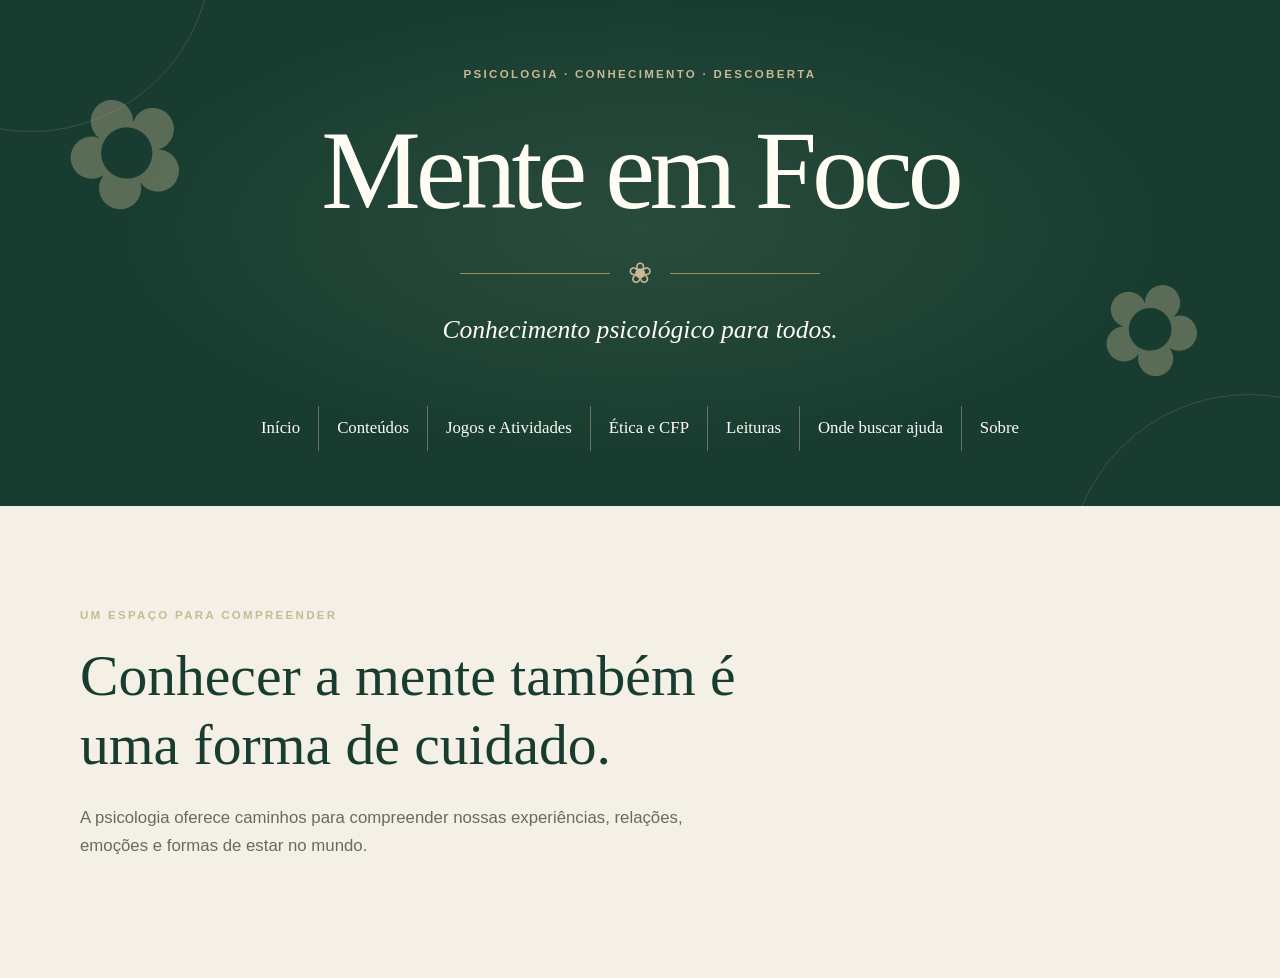
<file: index.html>
<!DOCTYPE html>
<html lang="pt-BR">
<head>
    <meta charset="UTF-8">
    <meta name="viewport" content="width=device-width, initial-scale=1.0">
    <meta name="description" content="Mente em Foco: conhecimento psicológico acessível, responsável e fundamentado.">
    <title>Mente em Foco | Conhecimento psicológico para todos</title>
    <link rel="stylesheet" href="css/estilo.css">
</head>

<body class="home-page">

<header class="site-header home-header">
    <div class="botanical-frame botanical-left" aria-hidden="true">✿</div>
    <div class="botanical-frame botanical-right" aria-hidden="true">✿</div>

    <div class="header-content">
        <p class="eyebrow">PSICOLOGIA · CONHECIMENTO · DESCOBERTA</p>

        <h1>Mente em Foco</h1>

        <div class="ornament" aria-hidden="true">
            <span></span> ❀ <span></span>
        </div>

        <p class="header-subtitle">
            Conhecimento psicológico para todos.
        </p>

        <nav class="main-nav" aria-label="Navegação principal">
            <a href="index.html">Início</a>
            <a href="conteudos.html">Conteúdos</a>
            <a href="atividades.html">Jogos e Atividades</a>
            <a href="etica.html">Ética e CFP</a>
            <a href="leituras.html">Leituras</a>
            <a href="ajuda.html">Onde buscar ajuda</a>
            <a href="sobre.html">Sobre</a>
        </nav>
    </div>
</header>

<main class="home-main">

    <section class="welcome-section">
        <div class="welcome-text">
            <p class="section-kicker">UM ESPAÇO PARA COMPREENDER</p>

            <h2>Conhecer a mente também é uma forma de cuidado.</h2>

            <p>
                A psicologia oferece caminhos para compreender nossas experiências,
                relações, emoções e formas de estar no mundo.
            </p>

            <p>
</file>
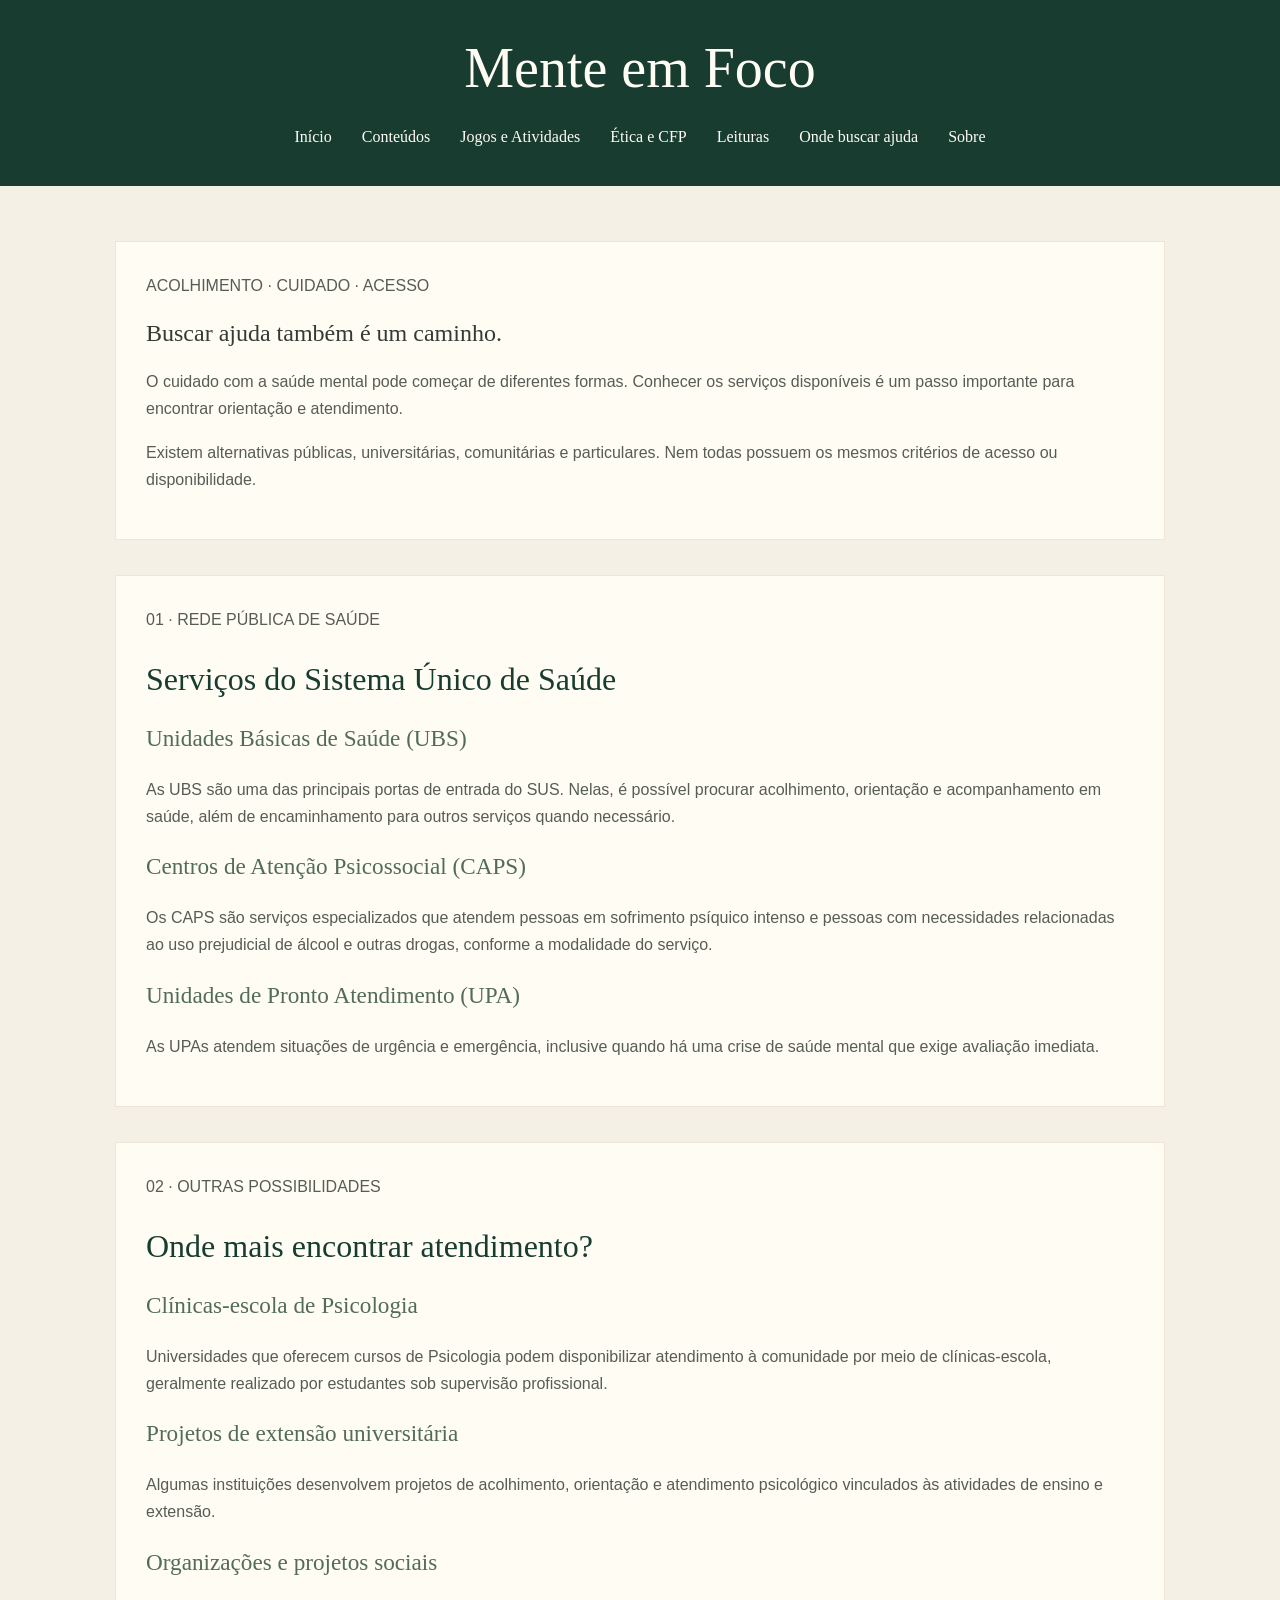
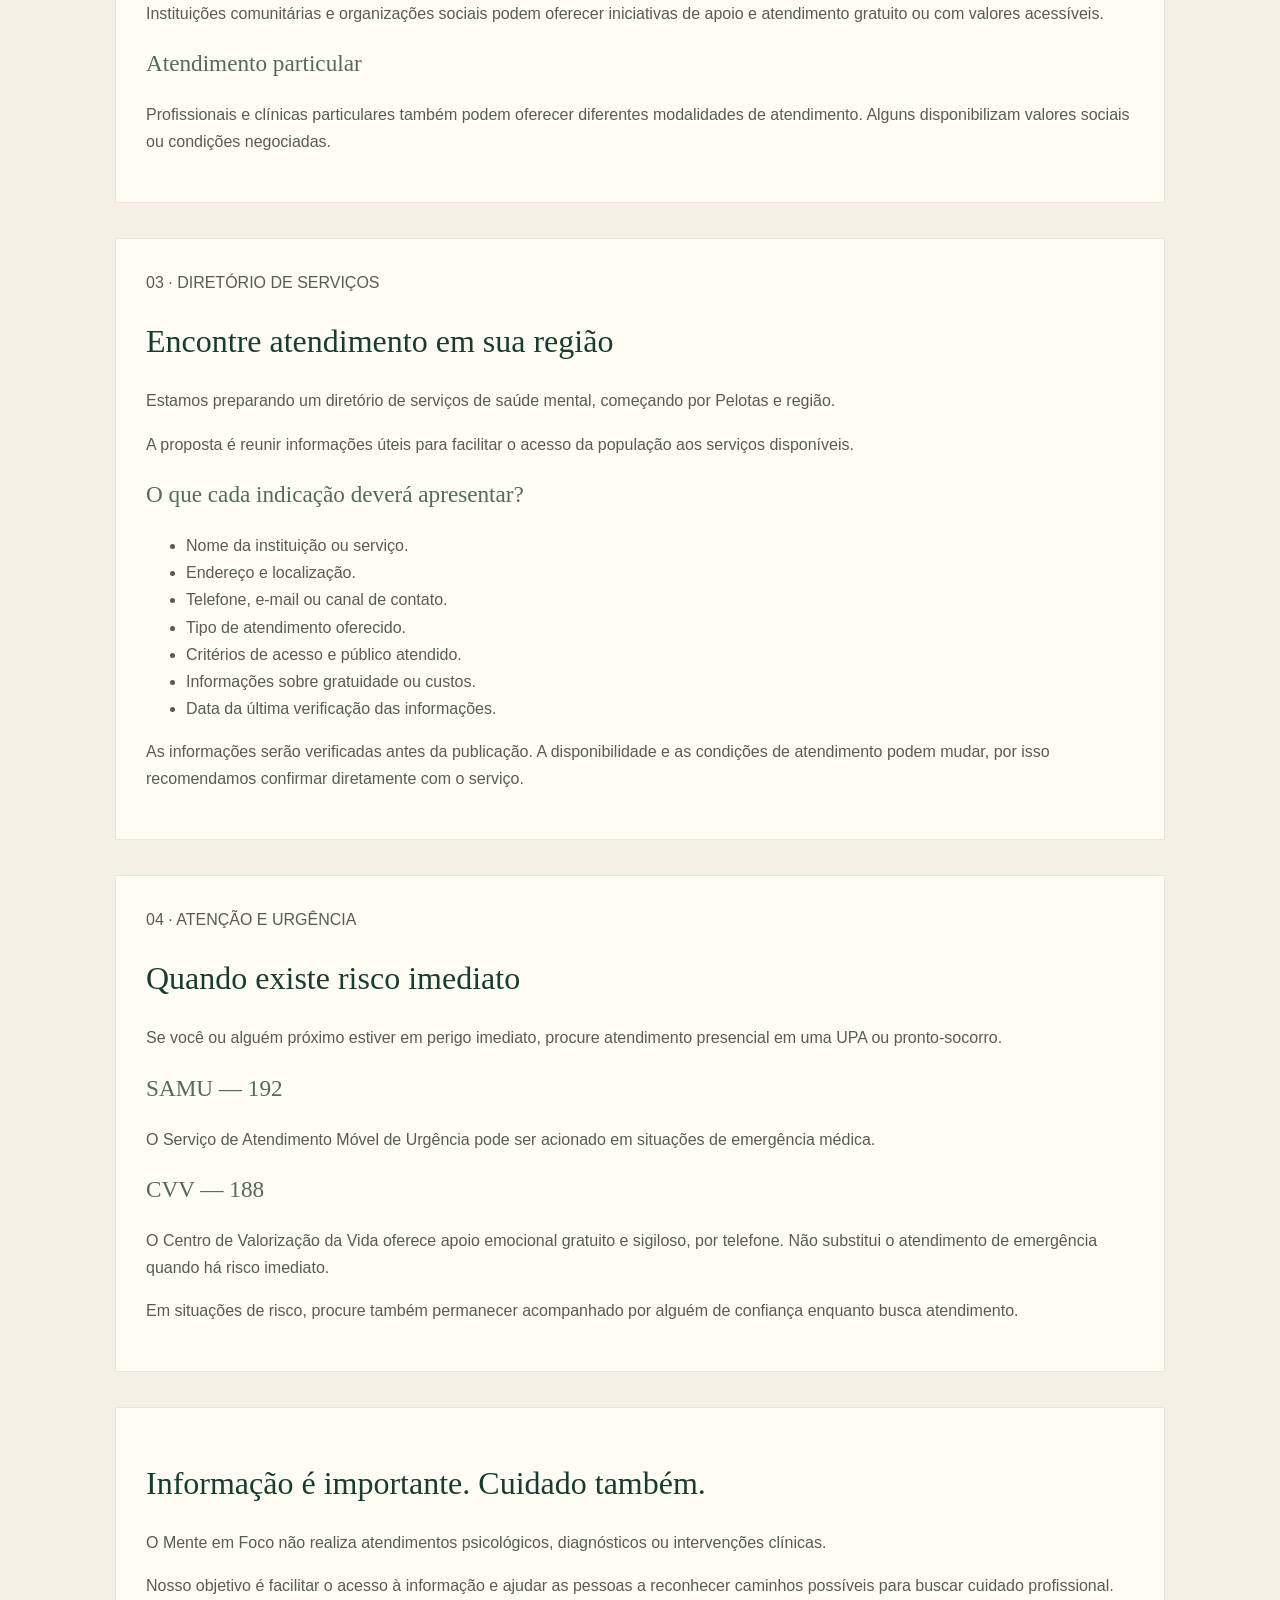
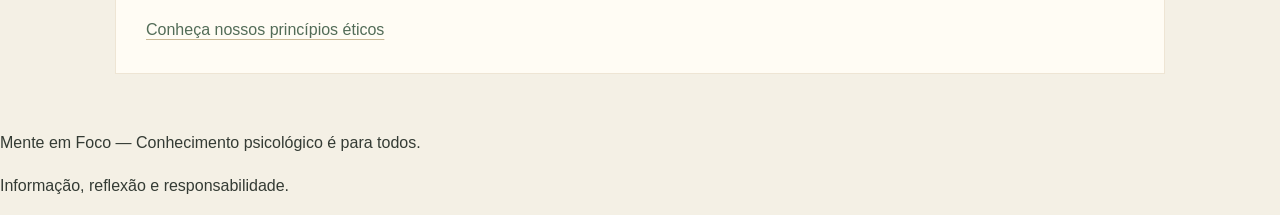
<file: ajuda.html>
<!DOCTYPE html>
<html lang="pt-BR">
<head>
    <meta charset="UTF-8">
    <meta name="viewport" content="width=device-width, initial-scale=1.0">
    <meta name="description" content="Conheça caminhos para acessar serviços de saúde mental e apoio psicológico.">
    <title>Onde buscar ajuda | Mente em Foco</title>
    <link rel="stylesheet" href="css/estilo.css">
</head>
<body>

    <header>
        <h1>Mente em Foco</h1>
        <nav aria-label="Navegação principal">
            <a href="index.html">Início</a>
            <a href="conteudos.html">Conteúdos</a>
            <a href="atividades.html">Jogos e Atividades</a>
            <a href="etica.html">Ética e CFP</a>
            <a href="leituras.html">Leituras</a>
            <a href="ajuda.html">Onde buscar ajuda</a>
            <a href="sobre.html">Sobre</a>
        </nav>
    </header>

    <main>

        <section>
            <p>ACOLHIMENTO · CUIDADO · ACESSO</p>
            <h1>Buscar ajuda também é um caminho.</h1>
            <p>
                O cuidado com a saúde mental pode começar de diferentes
                formas. Conhecer os serviços disponíveis é um passo
                importante para encontrar orientação e atendimento.
            </p>
            <p>
                Existem alternativas públicas, universitárias,
                comunitárias e particulares. Nem todas possuem
                os mesmos critérios de acesso ou disponibilidade.
            </p>
        </section>

        <section>
            <p>01 · REDE PÚBLICA DE SAÚDE</p>
            <h2>Serviços do Sistema Único de Saúde</h2>

            <h3>Unidades Básicas de Saúde (UBS)</h3>
            <p>
                As UBS são uma das principais portas de entrada do SUS.
                Nelas, é possível procurar acolhimento, orientação
                e acompanhamento em saúde, além de encaminhamento
                para outros serviços quando necessário.
            </p>

            <h3>Centros de Atenção Psicossocial (CAPS)</h3>
            <p>
                Os CAPS são serviços especializados que atendem
                pessoas em sofrimento psíquico intenso e pessoas
                com necessidades relacionadas ao uso prejudicial
                de álcool e outras drogas, conforme a modalidade
                do serviço.
            </p>

            <h3>Unidades de Pronto Atendimento (UPA)</h3>
            <p>
                As UPAs atendem situações de urgência e emergência,
                inclusive quando há uma crise de saúde mental
                que exige avaliação imediata.
            </p>
        </section>

        <section>
            <p>02 · OUTRAS POSSIBILIDADES</p>
            <h2>Onde mais encontrar atendimento?</h2>

            <h3>Clínicas-escola de Psicologia</h3>
            <p>
                Universidades que oferecem cursos de Psicologia
                podem disponibilizar atendimento à comunidade por
                meio de clínicas-escola, geralmente realizado
                por estudantes sob supervisão profissional.
            </p>

            <h3>Projetos de extensão universitária</h3>
            <p>
                Algumas instituições desenvolvem projetos de
                acolhimento, orientação e atendimento psicológico
                vinculados às atividades de ensino e extensão.
            </p>

            <h3>Organizações e projetos sociais</h3>
            <p>
                Instituições comunitárias e organizações sociais
                podem oferecer iniciativas de apoio e atendimento
                gratuito ou com valores acessíveis.
            </p>

            <h3>Atendimento particular</h3>
            <p>
                Profissionais e clínicas particulares também podem
                oferecer diferentes modalidades de atendimento.
                Alguns disponibilizam valores sociais ou condições
                negociadas.
            </p>
        </section>

        <section>
            <p>03 · DIRETÓRIO DE SERVIÇOS</p>
            <h2>Encontre atendimento em sua região</h2>

            <p>
                Estamos preparando um diretório de serviços de saúde
                mental, começando por Pelotas e região.
            </p>

            <p>
                A proposta é reunir informações úteis para facilitar
                o acesso da população aos serviços disponíveis.
            </p>

            <h3>O que cada indicação deverá apresentar?</h3>

            <ul>
                <li>Nome da instituição ou serviço.</li>
                <li>Endereço e localização.</li>
                <li>Telefone, e-mail ou canal de contato.</li>
                <li>Tipo de atendimento oferecido.</li>
                <li>Critérios de acesso e público atendido.</li>
                <li>Informações sobre gratuidade ou custos.</li>
                <li>Data da última verificação das informações.</li>
            </ul>

            <p>
                As informações serão verificadas antes da publicação.
                A disponibilidade e as condições de atendimento
                podem mudar, por isso recomendamos confirmar
                diretamente com o serviço.
            </p>
        </section>

        <section>
            <p>04 · ATENÇÃO E URGÊNCIA</p>
            <h2>Quando existe risco imediato</h2>

            <p>
                Se você ou alguém próximo estiver em perigo imediato,
                procure atendimento presencial em uma UPA ou
                pronto-socorro.
            </p>

            <h3>SAMU — 192</h3>
            <p>
                O Serviço de Atendimento Móvel de Urgência pode
                ser acionado em situações de emergência médica.
            </p>

            <h3>CVV — 188</h3>
            <p>
                O Centro de Valorização da Vida oferece apoio
                emocional gratuito e sigiloso, por telefone.
                Não substitui o atendimento de emergência
                quando há risco imediato.
            </p>

            <p>
                Em situações de risco, procure também permanecer
                acompanhado por alguém de confiança enquanto
                busca atendimento.
            </p>
        </section>

        <section>
            <h2>Informação é importante. Cuidado também.</h2>
            <p>
                O Mente em Foco não realiza atendimentos psicológicos,
                diagnósticos ou intervenções clínicas.
            </p>
            <p>
                Nosso objetivo é facilitar o acesso à informação
                e ajudar as pessoas a reconhecer caminhos possíveis
                para buscar cuidado profissional.
            </p>
            <a href="etica.html">Conheça nossos princípios éticos</a>
        </section>

    </main>

    <footer>
        <p>Mente em Foco — Conhecimento psicológico é para todos.</p>
        <p>Informação, reflexão e responsabilidade.</p>
    </footer>

    <script src="js/script.js"></script>

</body>
</html>
</file>
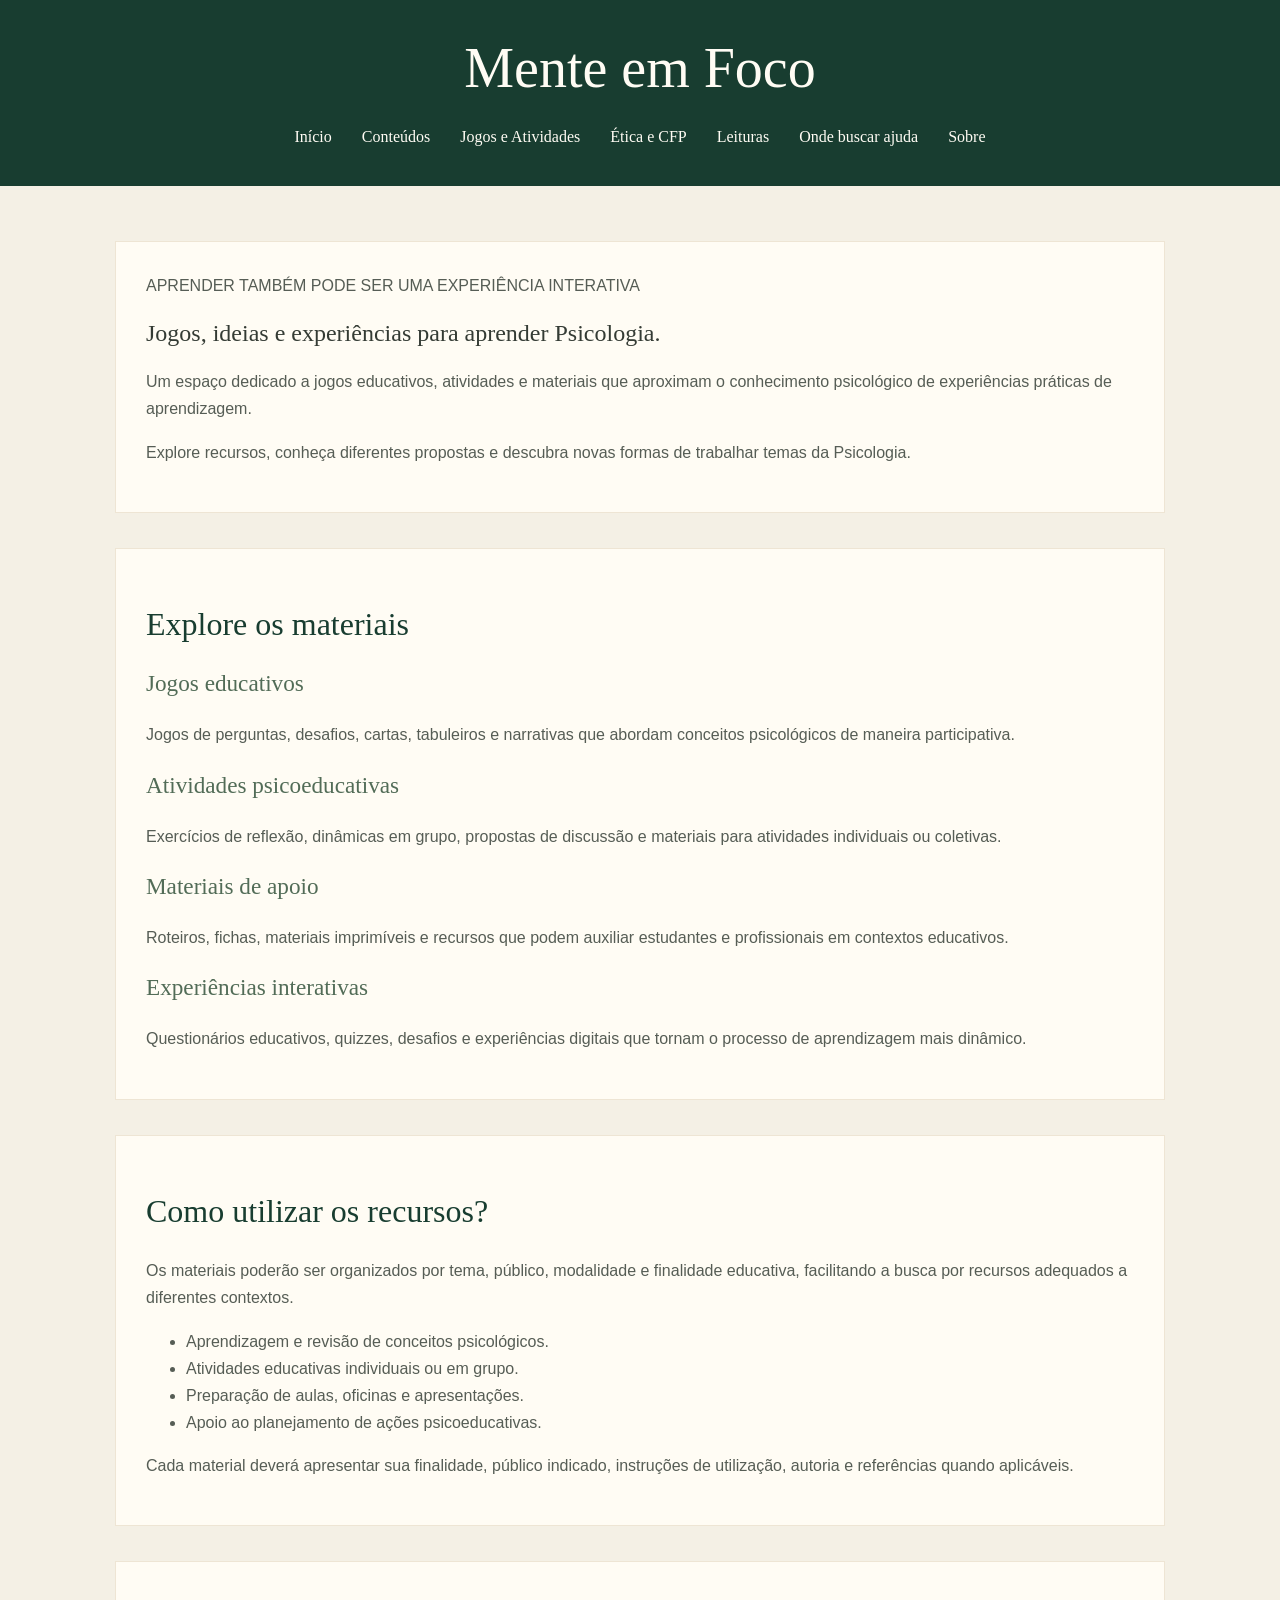
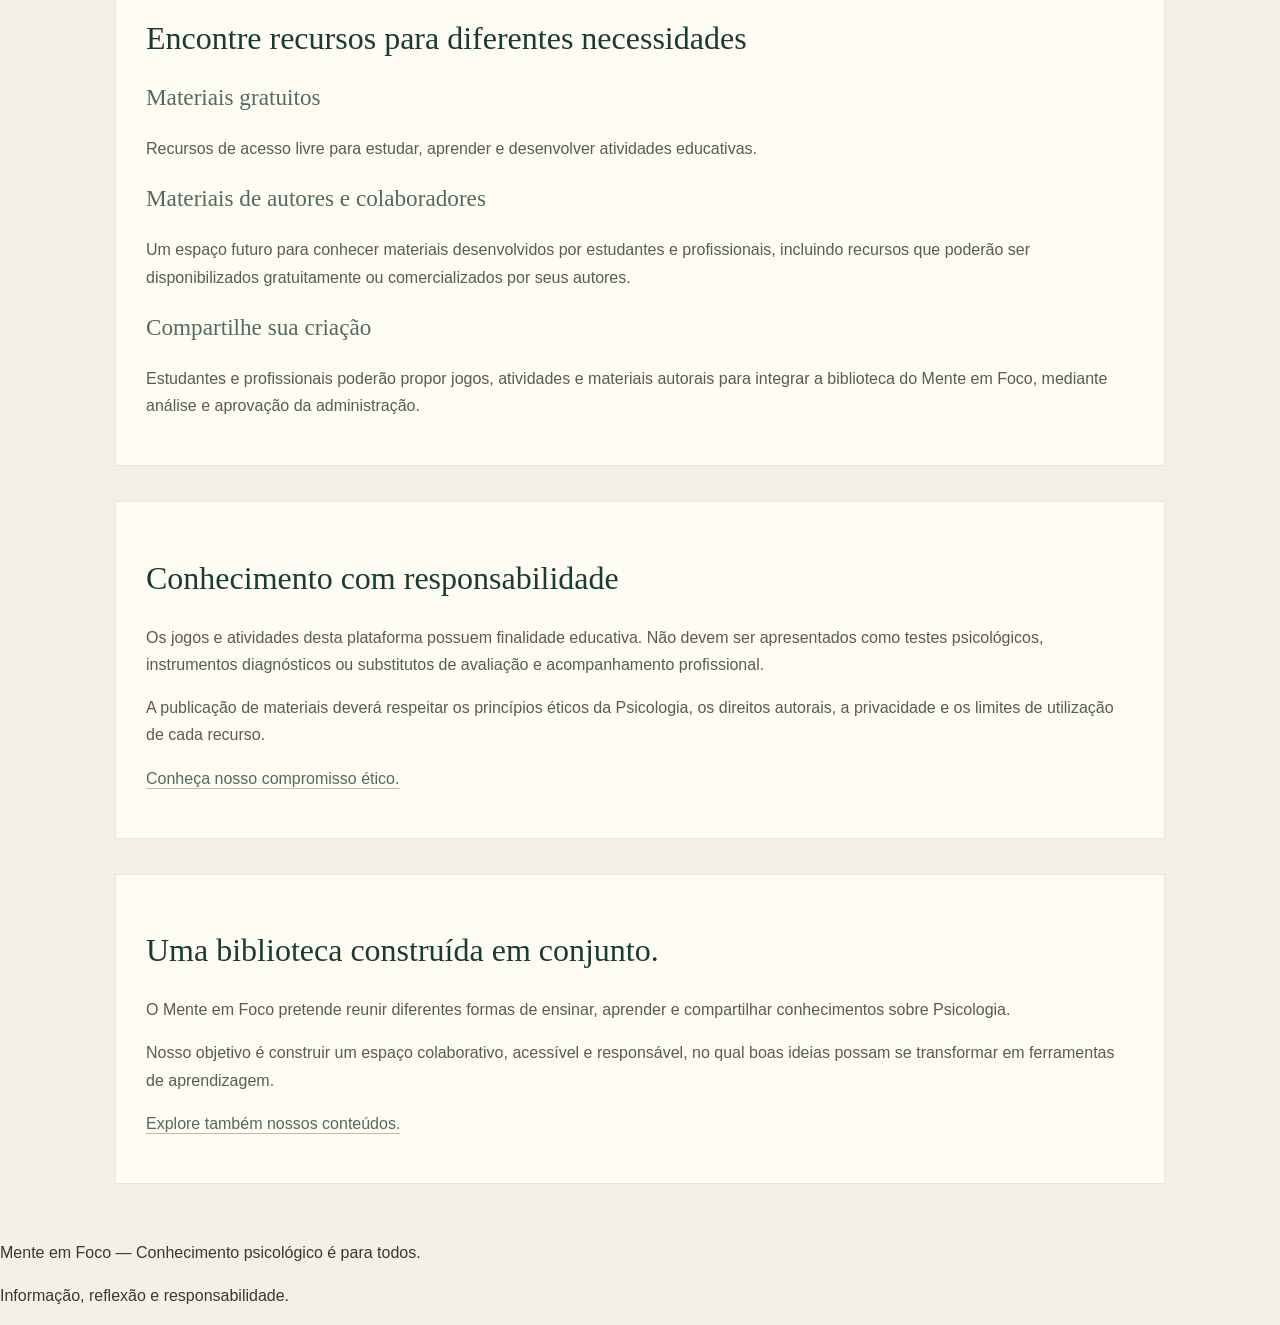
<file: atividades.html>
<!DOCTYPE html>
<html lang="pt-BR">
<head>
    <meta charset="UTF-8">
    <meta name="viewport" content="width=device-width, initial-scale=1.0">
    <meta name="description" content="Explore jogos, atividades e materiais educativos para aprendizagem e práticas psicoeducativas.">
    <title>Jogos e Atividades | Mente em Foco</title>
    <link rel="stylesheet" href="css/estilo.css">
</head>

<body>

    <header>
        <h1>Mente em Foco</h1>

        <nav aria-label="Navegação principal">
            <a href="index.html">Início</a>
            <a href="conteudos.html">Conteúdos</a>
            <a href="atividades.html">Jogos e Atividades</a>
            <a href="etica.html">Ética e CFP</a>
            <a href="leituras.html">Leituras</a>
            <a href="ajuda.html">Onde buscar ajuda</a>
            <a href="sobre.html">Sobre</a>
        </nav>
    </header>

    <main>

        <section>
            <p>APRENDER TAMBÉM PODE SER UMA EXPERIÊNCIA INTERATIVA</p>

            <h1>Jogos, ideias e experiências para aprender Psicologia.</h1>

            <p>
                Um espaço dedicado a jogos educativos, atividades e materiais
                que aproximam o conhecimento psicológico de experiências
                práticas de aprendizagem.
            </p>

            <p>
                Explore recursos, conheça diferentes propostas e descubra
                novas formas de trabalhar temas da Psicologia.
            </p>
        </section>

        <section>
            <h2>Explore os materiais</h2>

            <h3>Jogos educativos</h3>
            <p>
                Jogos de perguntas, desafios, cartas, tabuleiros e narrativas
                que abordam conceitos psicológicos de maneira participativa.
            </p>

            <h3>Atividades psicoeducativas</h3>
            <p>
                Exercícios de reflexão, dinâmicas em grupo, propostas de
                discussão e materiais para atividades individuais ou coletivas.
            </p>

            <h3>Materiais de apoio</h3>
            <p>
                Roteiros, fichas, materiais imprimíveis e recursos que podem
                auxiliar estudantes e profissionais em contextos educativos.
            </p>

            <h3>Experiências interativas</h3>
            <p>
                Questionários educativos, quizzes, desafios e experiências
                digitais que tornam o processo de aprendizagem mais dinâmico.
            </p>
        </section>

        <section>
            <h2>Como utilizar os recursos?</h2>

            <p>
                Os materiais poderão ser organizados por tema, público,
                modalidade e finalidade educativa, facilitando a busca
                por recursos adequados a diferentes contextos.
            </p>

            <ul>
                <li>Aprendizagem e revisão de conceitos psicológicos.</li>
                <li>Atividades educativas individuais ou em grupo.</li>
                <li>Preparação de aulas, oficinas e apresentações.</li>
                <li>Apoio ao planejamento de ações psicoeducativas.</li>
            </ul>

            <p>
                Cada material deverá apresentar sua finalidade, público
                indicado, instruções de utilização, autoria e referências
                quando aplicáveis.
            </p>
        </section>

        <section>
            <h2>Encontre recursos para diferentes necessidades</h2>

            <h3>Materiais gratuitos</h3>
            <p>
                Recursos de acesso livre para estudar, aprender e desenvolver
                atividades educativas.
            </p>

            <h3>Materiais de autores e colaboradores</h3>
            <p>
                Um espaço futuro para conhecer materiais desenvolvidos
                por estudantes e profissionais, incluindo recursos que
                poderão ser disponibilizados gratuitamente ou comercializados
                por seus autores.
            </p>

            <h3>Compartilhe sua criação</h3>
            <p>
                Estudantes e profissionais poderão propor jogos, atividades
                e materiais autorais para integrar a biblioteca do Mente
                em Foco, mediante análise e aprovação da administração.
            </p>
        </section>

        <section>
            <h2>Conhecimento com responsabilidade</h2>

            <p>
                Os jogos e atividades desta plataforma possuem finalidade
                educativa. Não devem ser apresentados como testes psicológicos,
                instrumentos diagnósticos ou substitutos de avaliação e
                acompanhamento profissional.
            </p>

            <p>
                A publicação de materiais deverá respeitar os princípios
                éticos da Psicologia, os direitos autorais, a privacidade
                e os limites de utilização de cada recurso.
            </p>

            <p>
                <a href="etica.html">Conheça nosso compromisso ético.</a>
            </p>
        </section>

        <section>
            <h2>Uma biblioteca construída em conjunto.</h2>

            <p>
                O Mente em Foco pretende reunir diferentes formas de ensinar,
                aprender e compartilhar conhecimentos sobre Psicologia.
            </p>

            <p>
                Nosso objetivo é construir um espaço colaborativo, acessível
                e responsável, no qual boas ideias possam se transformar
                em ferramentas de aprendizagem.
            </p>

            <p>
                <a href="conteudos.html">Explore também nossos conteúdos.</a>
            </p>
        </section>

    </main>

    <footer>
        <p>Mente em Foco — Conhecimento psicológico é para todos.</p>
        <p>Informação, reflexão e responsabilidade.</p>
    </footer>

    <script src="js/script.js"></script>

</body>
</html>
</file>
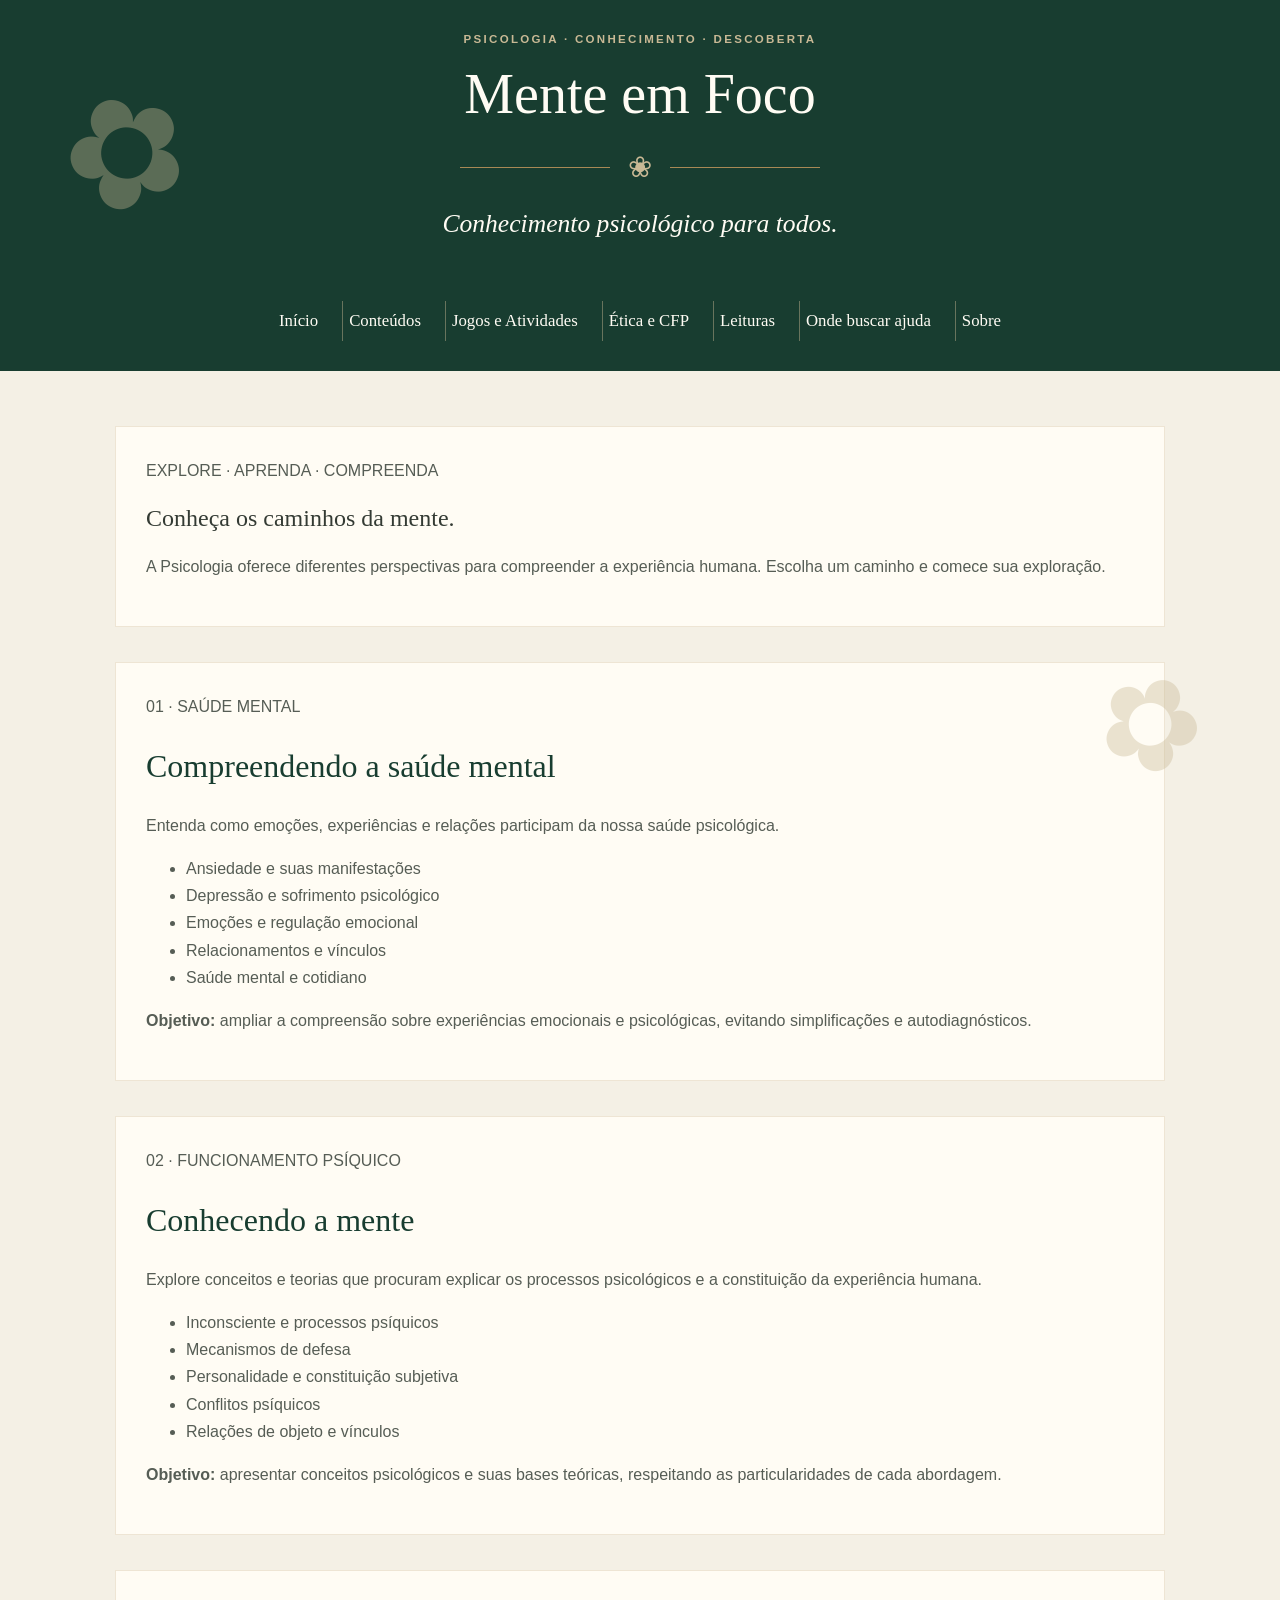
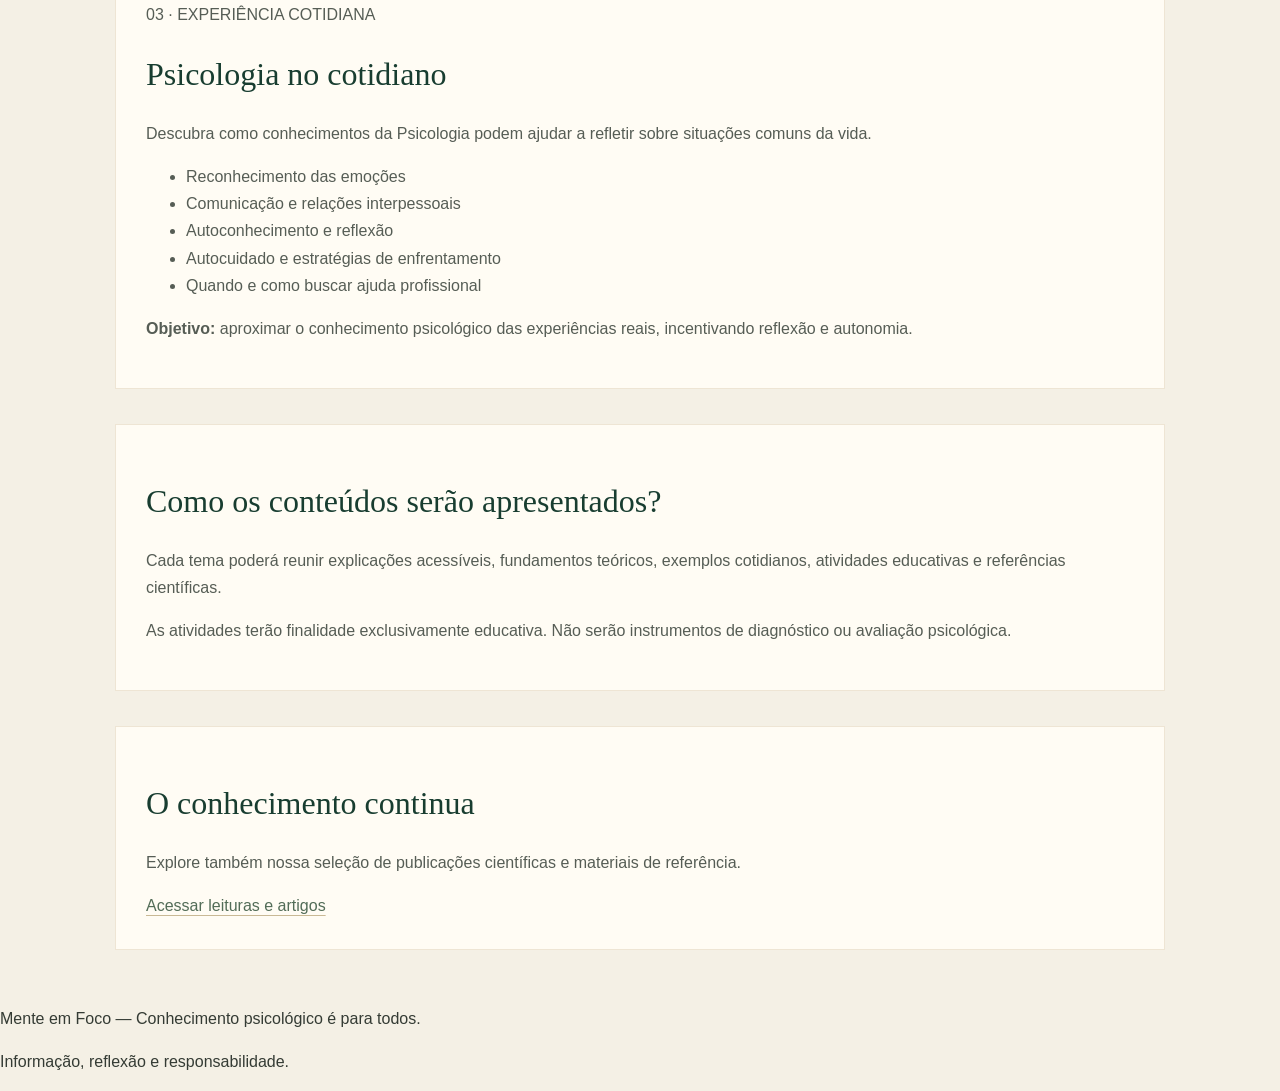
<file: conteudos.html>
<!DOCTYPE html>
<html lang="pt-BR">

<head>
    <meta charset="UTF-8">
    <meta name="viewport" content="width=device-width, initial-scale=1.0">

    <meta name="description" content="Explore conteúdos educativos sobre saúde mental, funcionamento da mente e Psicologia no cotidiano.">

    <title>Conteúdos | Mente em Foco</title>

    <link rel="stylesheet" href="css/estilo.css">
    <link rel="stylesheet" href="css/conteudos.css">
</head>

<body class="content-page">

    <!-- CABEÇALHO -->
    <header class="site-header content-header">

        <div class="botanical-frame botanical-left" aria-hidden="true">✿</div>
        <div class="botanical-frame botanical-right" aria-hidden="true">✿</div>

        <div class="header-content">

            <p class="eyebrow">
                PSICOLOGIA · CONHECIMENTO · DESCOBERTA
            </p>

            <h1>Mente em Foco</h1>

            <div class="ornament" aria-hidden="true">
                <span></span> ❀ <span></span>
            </div>

            <p class="header-subtitle">
                Conhecimento psicológico para todos.
            </p>

            <nav class="main-nav" aria-label="Navegação principal">
                <a href="index.html">Início</a>
                <a href="conteudos.html" aria-current="page">Conteúdos</a>
                <a href="atividades.html">Jogos e Atividades</a>
                <a href="etica.html">Ética e CFP</a>
                <a href="leituras.html">Leituras</a>
                <a href="ajuda.html">Onde buscar ajuda</a>
                <a href="sobre.html">Sobre</a>
            </nav>

        </div>
    </header>

    <!-- CONTEÚDO PRINCIPAL -->
    <main>

        <section>
            <p>EXPLORE · APRENDA · COMPREENDA</p>

            <h1>Conheça os caminhos da mente.</h1>

            <p>
                A Psicologia oferece diferentes perspectivas para
                compreender a experiência humana. Escolha um caminho
                e comece sua exploração.
            </p>
        </section>

        <section id="saude">

            <p>01 · SAÚDE MENTAL</p>

            <h2>Compreendendo a saúde mental</h2>

            <p>
                Entenda como emoções, experiências e relações
                participam da nossa saúde psicológica.
            </p>

            <ul>
                <li>Ansiedade e suas manifestações</li>
                <li>Depressão e sofrimento psicológico</li>
                <li>Emoções e regulação emocional</li>
                <li>Relacionamentos e vínculos</li>
                <li>Saúde mental e cotidiano</li>
            </ul>

            <p>
                <strong>Objetivo:</strong> ampliar a compreensão
                sobre experiências emocionais e psicológicas,
                evitando simplificações e autodiagnósticos.
            </p>

        </section>

        <section id="mente">

            <p>02 · FUNCIONAMENTO PSÍQUICO</p>

            <h2>Conhecendo a mente</h2>

            <p>
                Explore conceitos e teorias que procuram explicar
                os processos psicológicos e a constituição da
                experiência humana.
            </p>

            <ul>
                <li>Inconsciente e processos psíquicos</li>
                <li>Mecanismos de defesa</li>
                <li>Personalidade e constituição subjetiva</li>
                <li>Conflitos psíquicos</li>
                <li>Relações de objeto e vínculos</li>
            </ul>

            <p>
                <strong>Objetivo:</strong> apresentar conceitos
                psicológicos e suas bases teóricas, respeitando
                as particularidades de cada abordagem.
            </p>

        </section>

        <section id="cotidiano">

            <p>03 · EXPERIÊNCIA COTIDIANA</p>

            <h2>Psicologia no cotidiano</h2>

            <p>
                Descubra como conhecimentos da Psicologia podem
                ajudar a refletir sobre situações comuns da vida.
            </p>

            <ul>
                <li>Reconhecimento das emoções</li>
                <li>Comunicação e relações interpessoais</li>
                <li>Autoconhecimento e reflexão</li>
                <li>Autocuidado e estratégias de enfrentamento</li>
                <li>Quando e como buscar ajuda profissional</li>
            </ul>

            <p>
                <strong>Objetivo:</strong> aproximar o conhecimento
                psicológico das experiências reais, incentivando
                reflexão e autonomia.
            </p>

        </section>

        <section>

            <h2>Como os conteúdos serão apresentados?</h2>

            <p>
                Cada tema poderá reunir explicações acessíveis,
                fundamentos teóricos, exemplos cotidianos,
                atividades educativas e referências científicas.
            </p>

            <p>
                As atividades terão finalidade exclusivamente
                educativa. Não serão instrumentos de diagnóstico
                ou avaliação psicológica.
            </p>

        </section>

        <section>

            <h2>O conhecimento continua</h2>

            <p>
                Explore também nossa seleção de publicações
                científicas e materiais de referência.
            </p>

            <a href="leituras.html">Acessar leituras e artigos</a>

        </section>

    </main>

    <!-- RODAPÉ -->
    <footer>
        <p>
            Mente em Foco — Conhecimento psicológico é para todos.
        </p>

        <p>
            Informação, reflexão e responsabilidade.
        </p>
    </footer>

    <script src="js/script.js"></script>

</body>
</html>
</file>
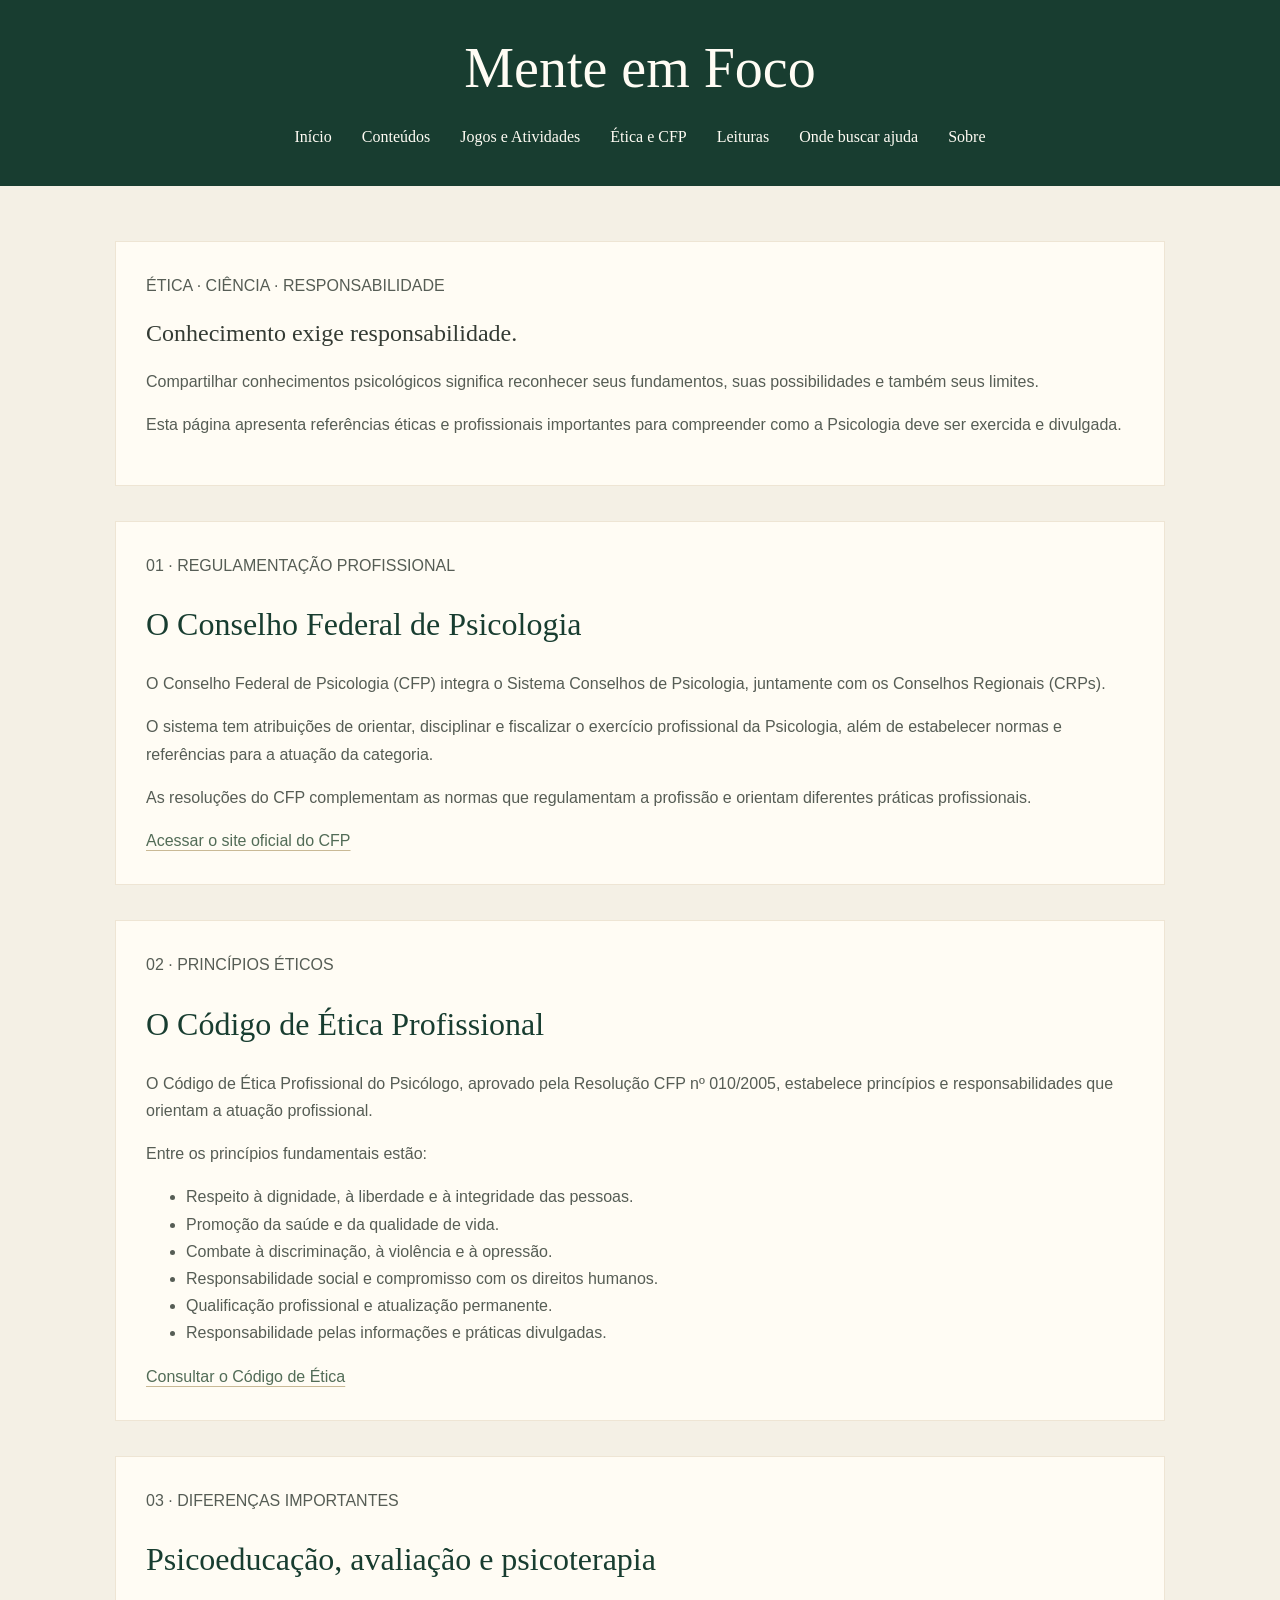
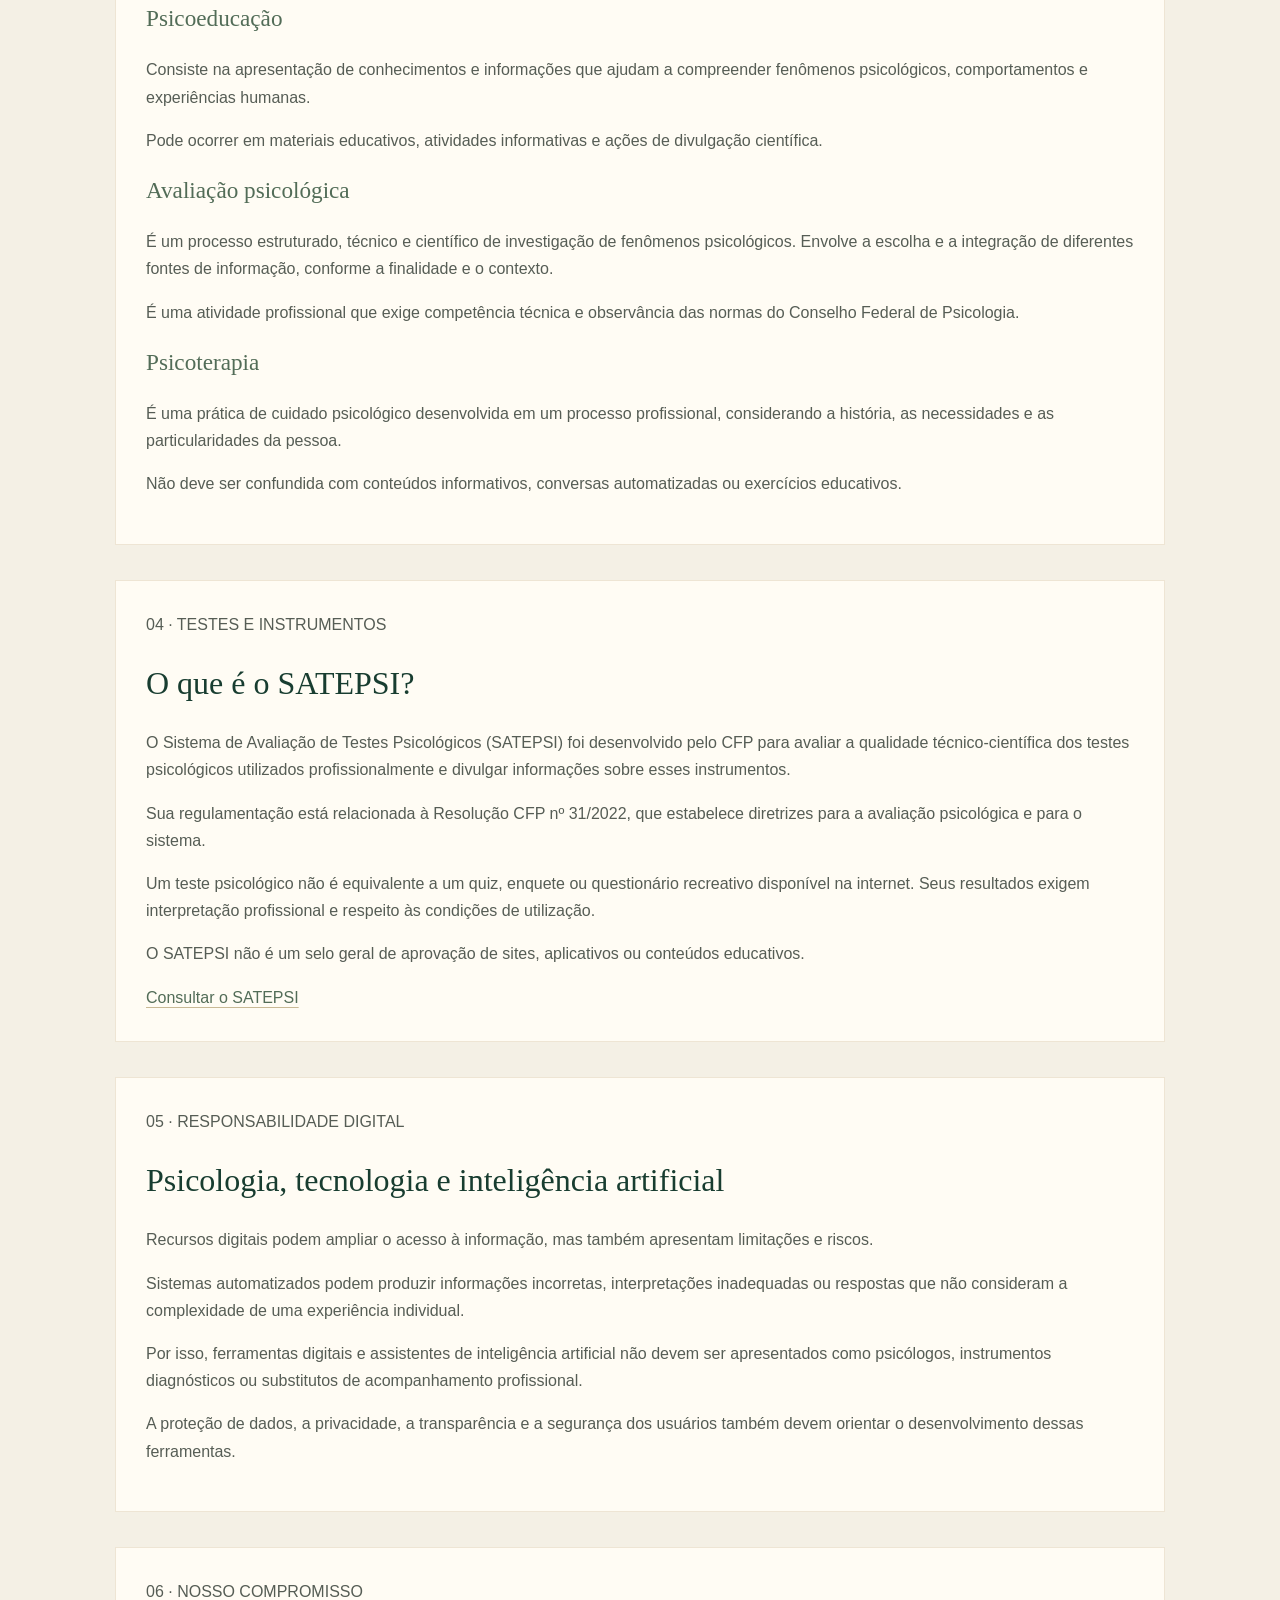
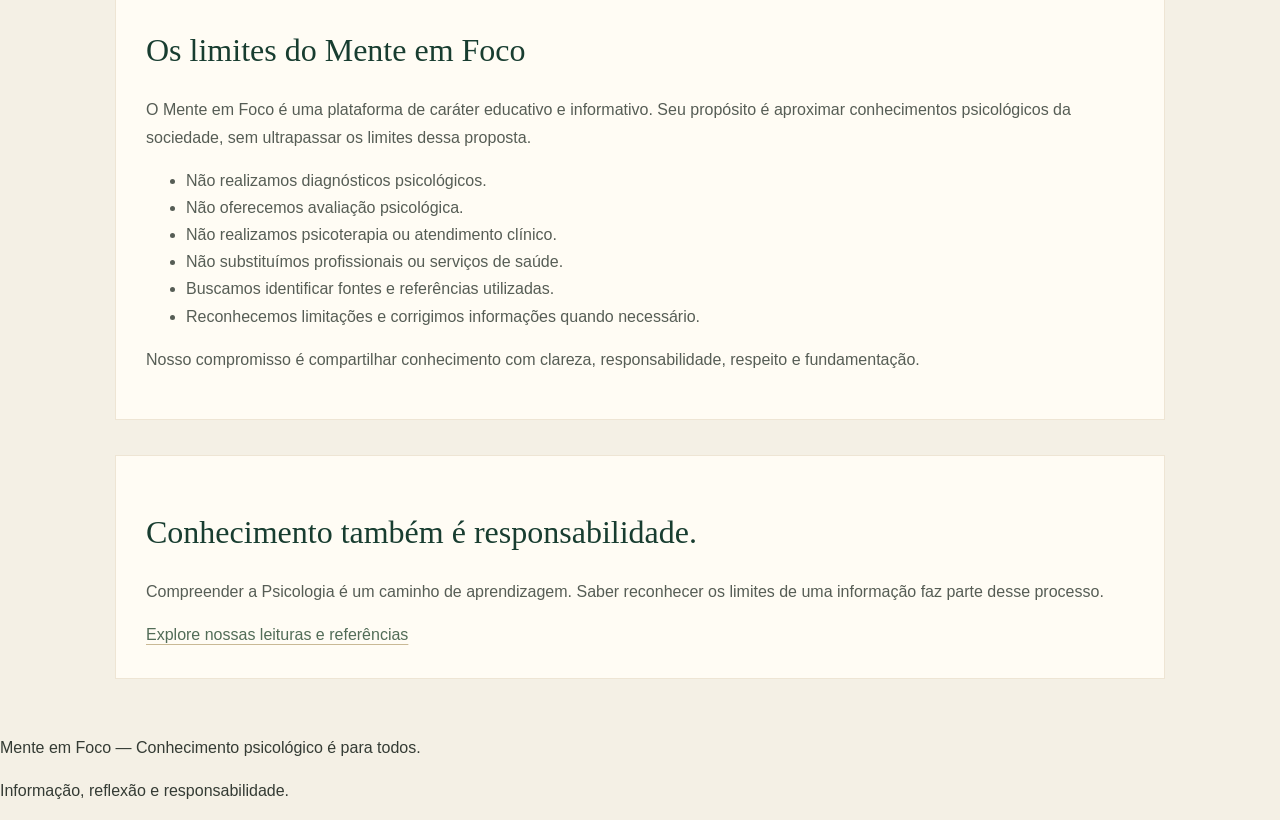
<file: etica.html>
<!DOCTYPE html>
<html lang="pt-BR">
<head>
    <meta charset="UTF-8">
    <meta name="viewport" content="width=device-width, initial-scale=1.0">
    <meta name="description" content="Conheça os princípios éticos, as responsabilidades e os limites da divulgação de conhecimentos psicológicos.">
    <title>Ética e CFP | Mente em Foco</title>
    <link rel="stylesheet" href="css/estilo.css">
</head>
<body>

    <header>
        <h1>Mente em Foco</h1>
        <nav aria-label="Navegação principal">
            <a href="index.html">Início</a>
            <a href="conteudos.html">Conteúdos</a>
            <a href="atividades.html">Jogos e Atividades</a>
            <a href="etica.html">Ética e CFP</a>
            <a href="leituras.html">Leituras</a>
            <a href="ajuda.html">Onde buscar ajuda</a>
            <a href="sobre.html">Sobre</a>
        </nav>
    </header>

    <main>

        <section>
            <p>ÉTICA · CIÊNCIA · RESPONSABILIDADE</p>
            <h1>Conhecimento exige responsabilidade.</h1>
            <p>
                Compartilhar conhecimentos psicológicos significa
                reconhecer seus fundamentos, suas possibilidades
                e também seus limites.
            </p>
            <p>
                Esta página apresenta referências éticas e profissionais
                importantes para compreender como a Psicologia deve
                ser exercida e divulgada.
            </p>
        </section>

        <section>
            <p>01 · REGULAMENTAÇÃO PROFISSIONAL</p>
            <h2>O Conselho Federal de Psicologia</h2>
            <p>
                O Conselho Federal de Psicologia (CFP) integra o Sistema
                Conselhos de Psicologia, juntamente com os Conselhos
                Regionais (CRPs).
            </p>
            <p>
                O sistema tem atribuições de orientar, disciplinar
                e fiscalizar o exercício profissional da Psicologia,
                além de estabelecer normas e referências para a atuação
                da categoria.
            </p>
            <p>
                As resoluções do CFP complementam as normas que
                regulamentam a profissão e orientam diferentes práticas
                profissionais.
            </p>
            <a href="https://site.cfp.org.br/" target="_blank" rel="noopener noreferrer">
                Acessar o site oficial do CFP
            </a>
        </section>

        <section>
            <p>02 · PRINCÍPIOS ÉTICOS</p>
            <h2>O Código de Ética Profissional</h2>
            <p>
                O Código de Ética Profissional do Psicólogo, aprovado
                pela Resolução CFP nº 010/2005, estabelece princípios
                e responsabilidades que orientam a atuação profissional.
            </p>
            <p>Entre os princípios fundamentais estão:</p>
            <ul>
                <li>Respeito à dignidade, à liberdade e à integridade das pessoas.</li>
                <li>Promoção da saúde e da qualidade de vida.</li>
                <li>Combate à discriminação, à violência e à opressão.</li>
                <li>Responsabilidade social e compromisso com os direitos humanos.</li>
                <li>Qualificação profissional e atualização permanente.</li>
                <li>Responsabilidade pelas informações e práticas divulgadas.</li>
            </ul>
            <a href="https://site.cfp.org.br/wp-content/uploads/2012/07/Co%CC%81digo-de-%C3%89tica.pdf"
               target="_blank" rel="noopener noreferrer">
                Consultar o Código de Ética
            </a>
        </section>

        <section>
            <p>03 · DIFERENÇAS IMPORTANTES</p>
            <h2>Psicoeducação, avaliação e psicoterapia</h2>

            <h3>Psicoeducação</h3>
            <p>
                Consiste na apresentação de conhecimentos e informações
                que ajudam a compreender fenômenos psicológicos,
                comportamentos e experiências humanas.
            </p>
            <p>
                Pode ocorrer em materiais educativos, atividades
                informativas e ações de divulgação científica.
            </p>

            <h3>Avaliação psicológica</h3>
            <p>
                É um processo estruturado, técnico e científico de
                investigação de fenômenos psicológicos. Envolve
                a escolha e a integração de diferentes fontes
                de informação, conforme a finalidade e o contexto.
            </p>
            <p>
                É uma atividade profissional que exige competência
                técnica e observância das normas do Conselho Federal
                de Psicologia.
            </p>

            <h3>Psicoterapia</h3>
            <p>
                É uma prática de cuidado psicológico desenvolvida
                em um processo profissional, considerando a história,
                as necessidades e as particularidades da pessoa.
            </p>
            <p>
                Não deve ser confundida com conteúdos informativos,
                conversas automatizadas ou exercícios educativos.
            </p>
        </section>

        <section>
            <p>04 · TESTES E INSTRUMENTOS</p>
            <h2>O que é o SATEPSI?</h2>
            <p>
                O Sistema de Avaliação de Testes Psicológicos (SATEPSI)
                foi desenvolvido pelo CFP para avaliar a qualidade
                técnico-científica dos testes psicológicos utilizados
                profissionalmente e divulgar informações sobre esses
                instrumentos.
            </p>
            <p>
                Sua regulamentação está relacionada à Resolução
                CFP nº 31/2022, que estabelece diretrizes para
                a avaliação psicológica e para o sistema.
            </p>
            <p>
                Um teste psicológico não é equivalente a um quiz,
                enquete ou questionário recreativo disponível na internet.
                Seus resultados exigem interpretação profissional
                e respeito às condições de utilização.
            </p>
            <p>
                O SATEPSI não é um selo geral de aprovação de sites,
                aplicativos ou conteúdos educativos.
            </p>
            <a href="https://satepsi.cfp.org.br/" target="_blank" rel="noopener noreferrer">
                Consultar o SATEPSI
            </a>
        </section>

        <section>
            <p>05 · RESPONSABILIDADE DIGITAL</p>
            <h2>Psicologia, tecnologia e inteligência artificial</h2>
            <p>
                Recursos digitais podem ampliar o acesso à informação,
                mas também apresentam limitações e riscos.
            </p>
            <p>
                Sistemas automatizados podem produzir informações
                incorretas, interpretações inadequadas ou respostas
                que não consideram a complexidade de uma experiência
                individual.
            </p>
            <p>
                Por isso, ferramentas digitais e assistentes de
                inteligência artificial não devem ser apresentados
                como psicólogos, instrumentos diagnósticos ou
                substitutos de acompanhamento profissional.
            </p>
            <p>
                A proteção de dados, a privacidade, a transparência
                e a segurança dos usuários também devem orientar
                o desenvolvimento dessas ferramentas.
            </p>
        </section>

        <section>
            <p>06 · NOSSO COMPROMISSO</p>
            <h2>Os limites do Mente em Foco</h2>
            <p>
                O Mente em Foco é uma plataforma de caráter educativo
                e informativo. Seu propósito é aproximar conhecimentos
                psicológicos da sociedade, sem ultrapassar os limites
                dessa proposta.
            </p>
            <ul>
                <li>Não realizamos diagnósticos psicológicos.</li>
                <li>Não oferecemos avaliação psicológica.</li>
                <li>Não realizamos psicoterapia ou atendimento clínico.</li>
                <li>Não substituímos profissionais ou serviços de saúde.</li>
                <li>Buscamos identificar fontes e referências utilizadas.</li>
                <li>Reconhecemos limitações e corrigimos informações quando necessário.</li>
            </ul>
            <p>
                Nosso compromisso é compartilhar conhecimento com
                clareza, responsabilidade, respeito e fundamentação.
            </p>
        </section>

        <section>
            <h2>Conhecimento também é responsabilidade.</h2>
            <p>
                Compreender a Psicologia é um caminho de aprendizagem.
                Saber reconhecer os limites de uma informação faz
                parte desse processo.
            </p>
            <a href="leituras.html">Explore nossas leituras e referências</a>
        </section>

    </main>

    <footer>
        <p>Mente em Foco — Conhecimento psicológico é para todos.</p>
        <p>Informação, reflexão e responsabilidade.</p>
    </footer>

    <script src="js/script.js"></script>

</body>
</html>
</file>
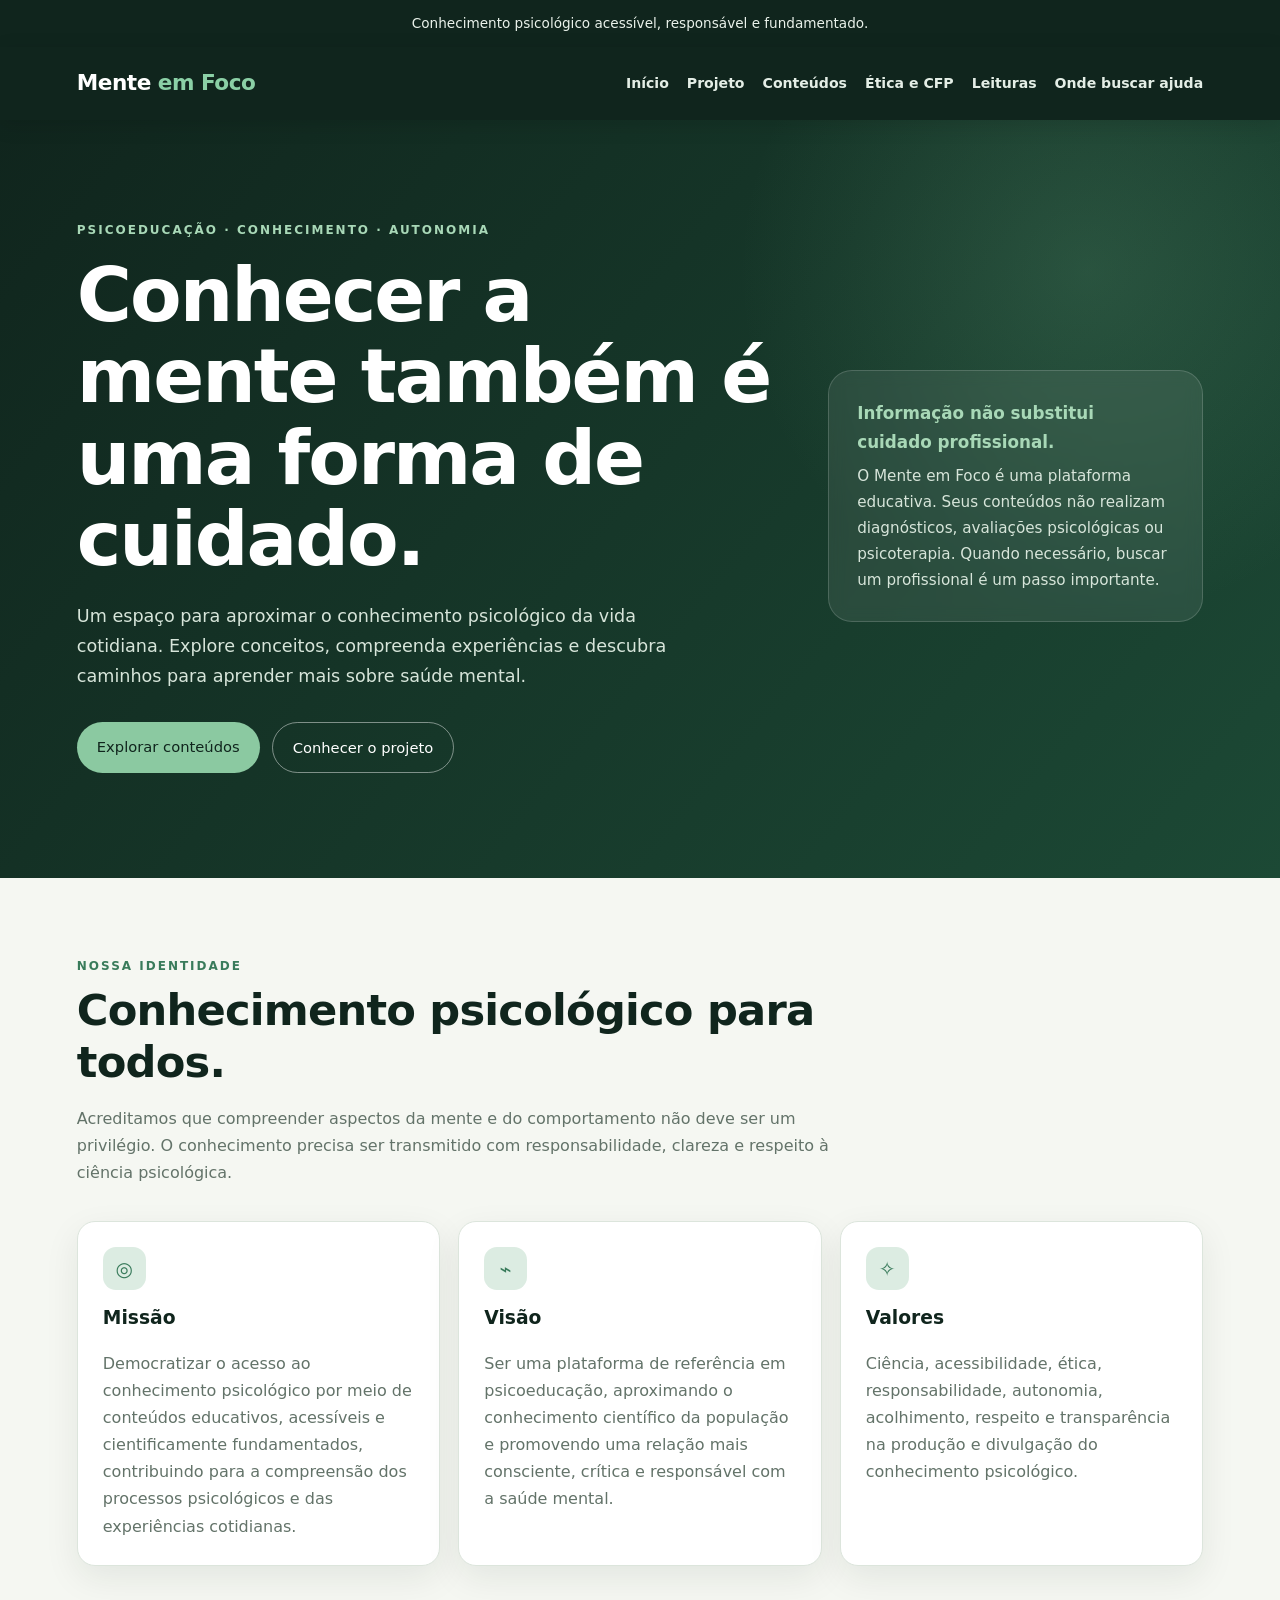
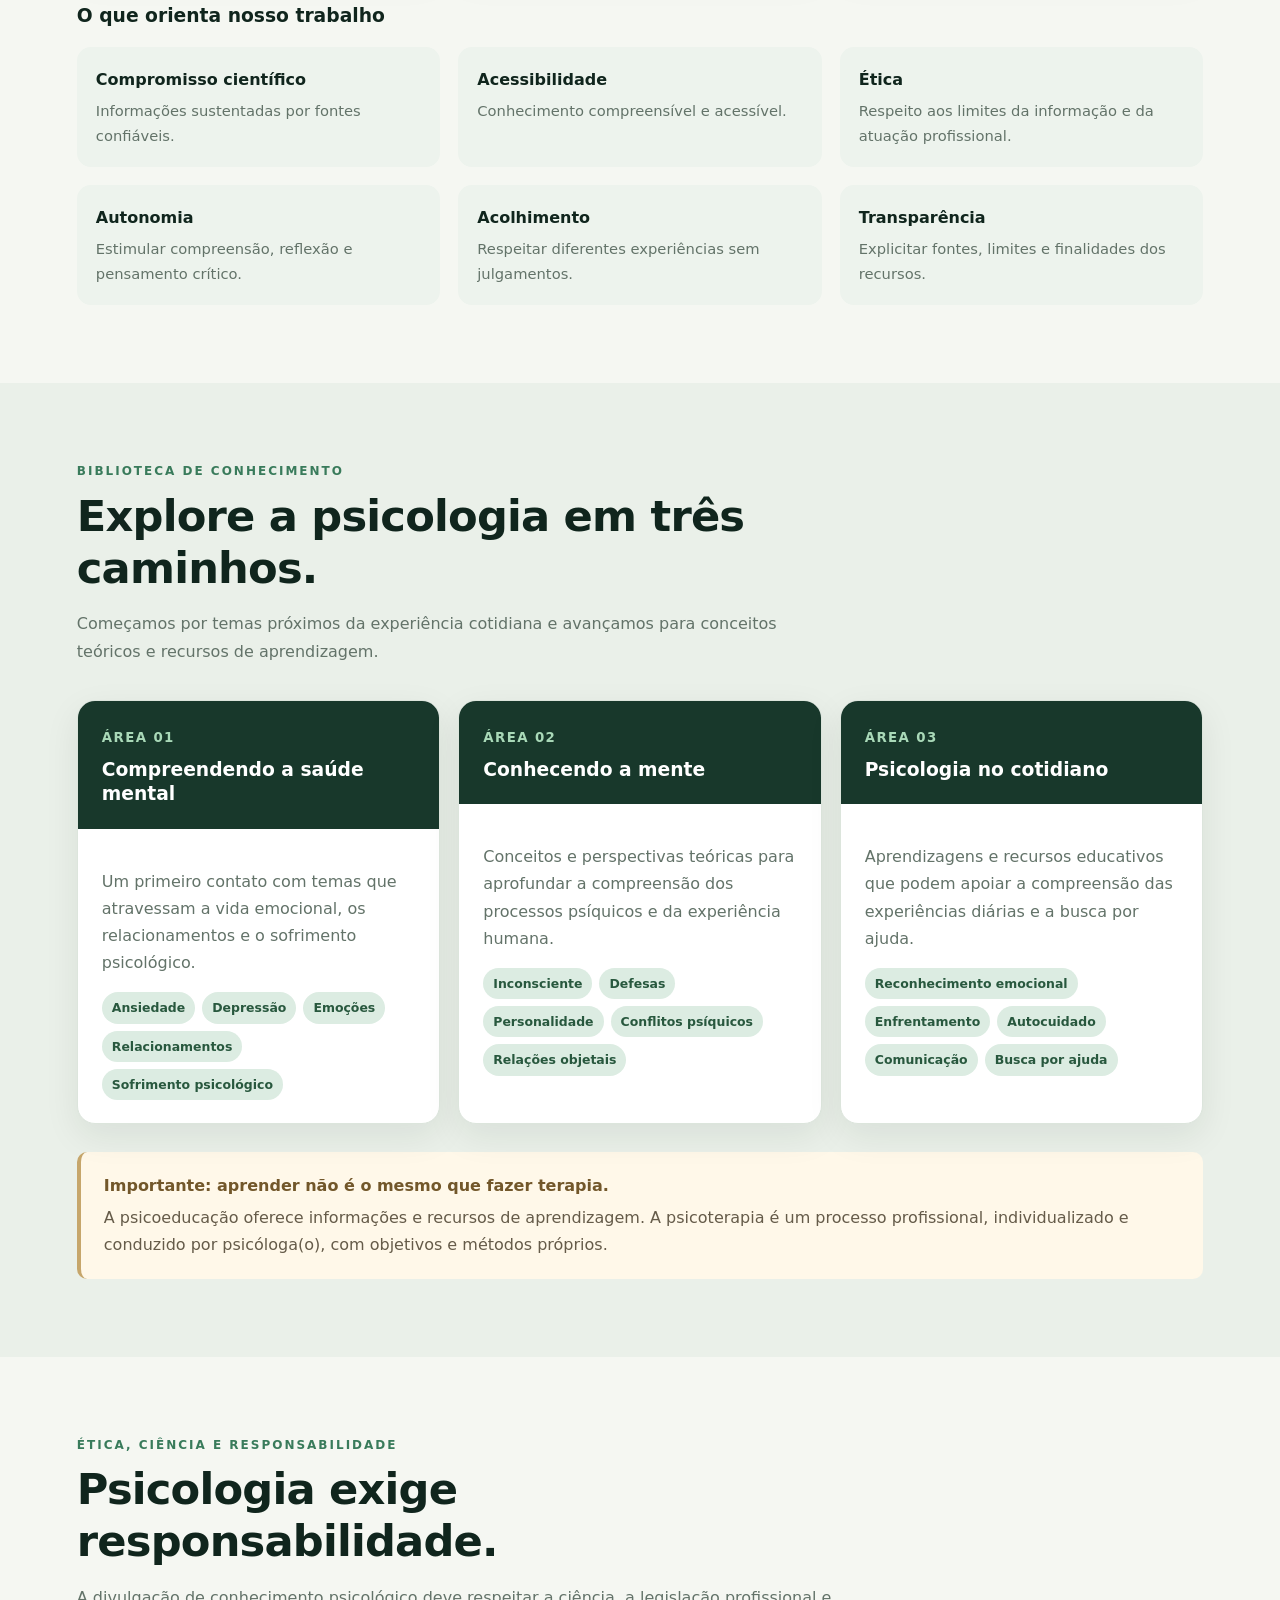
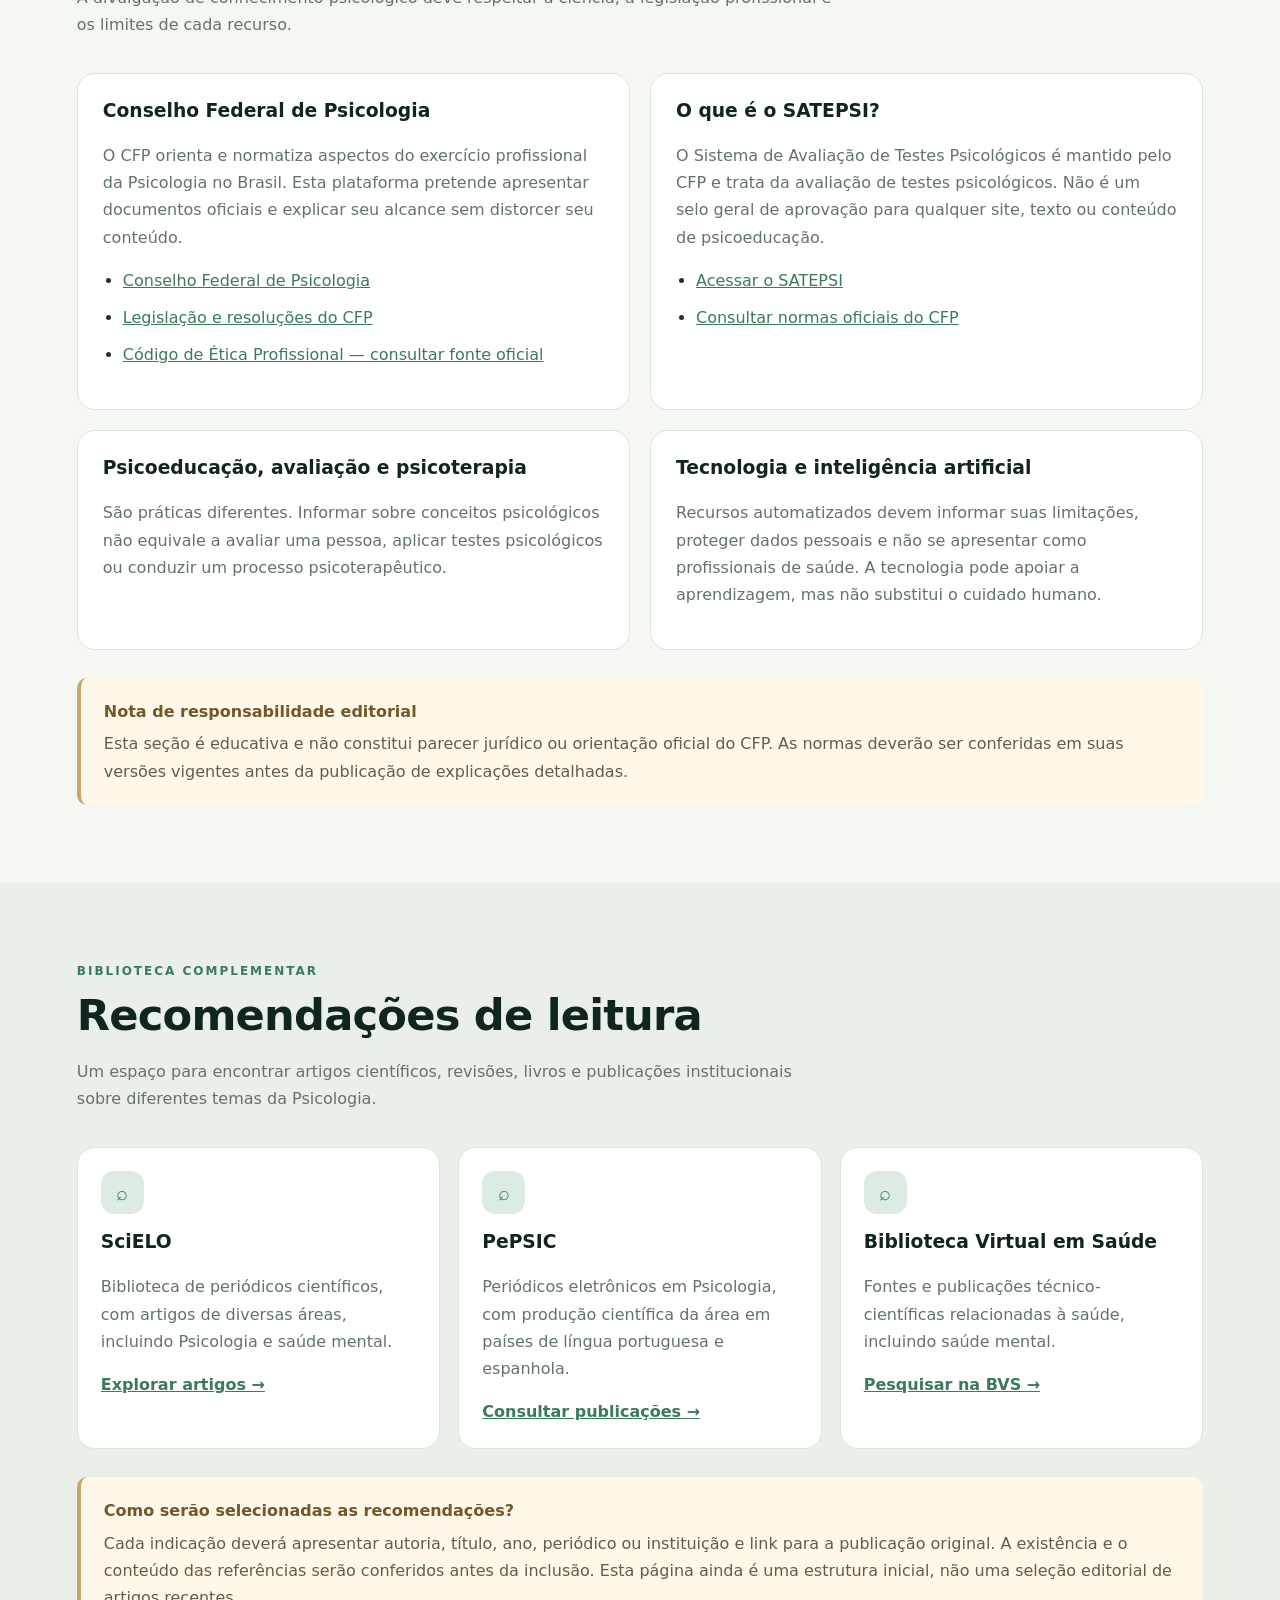
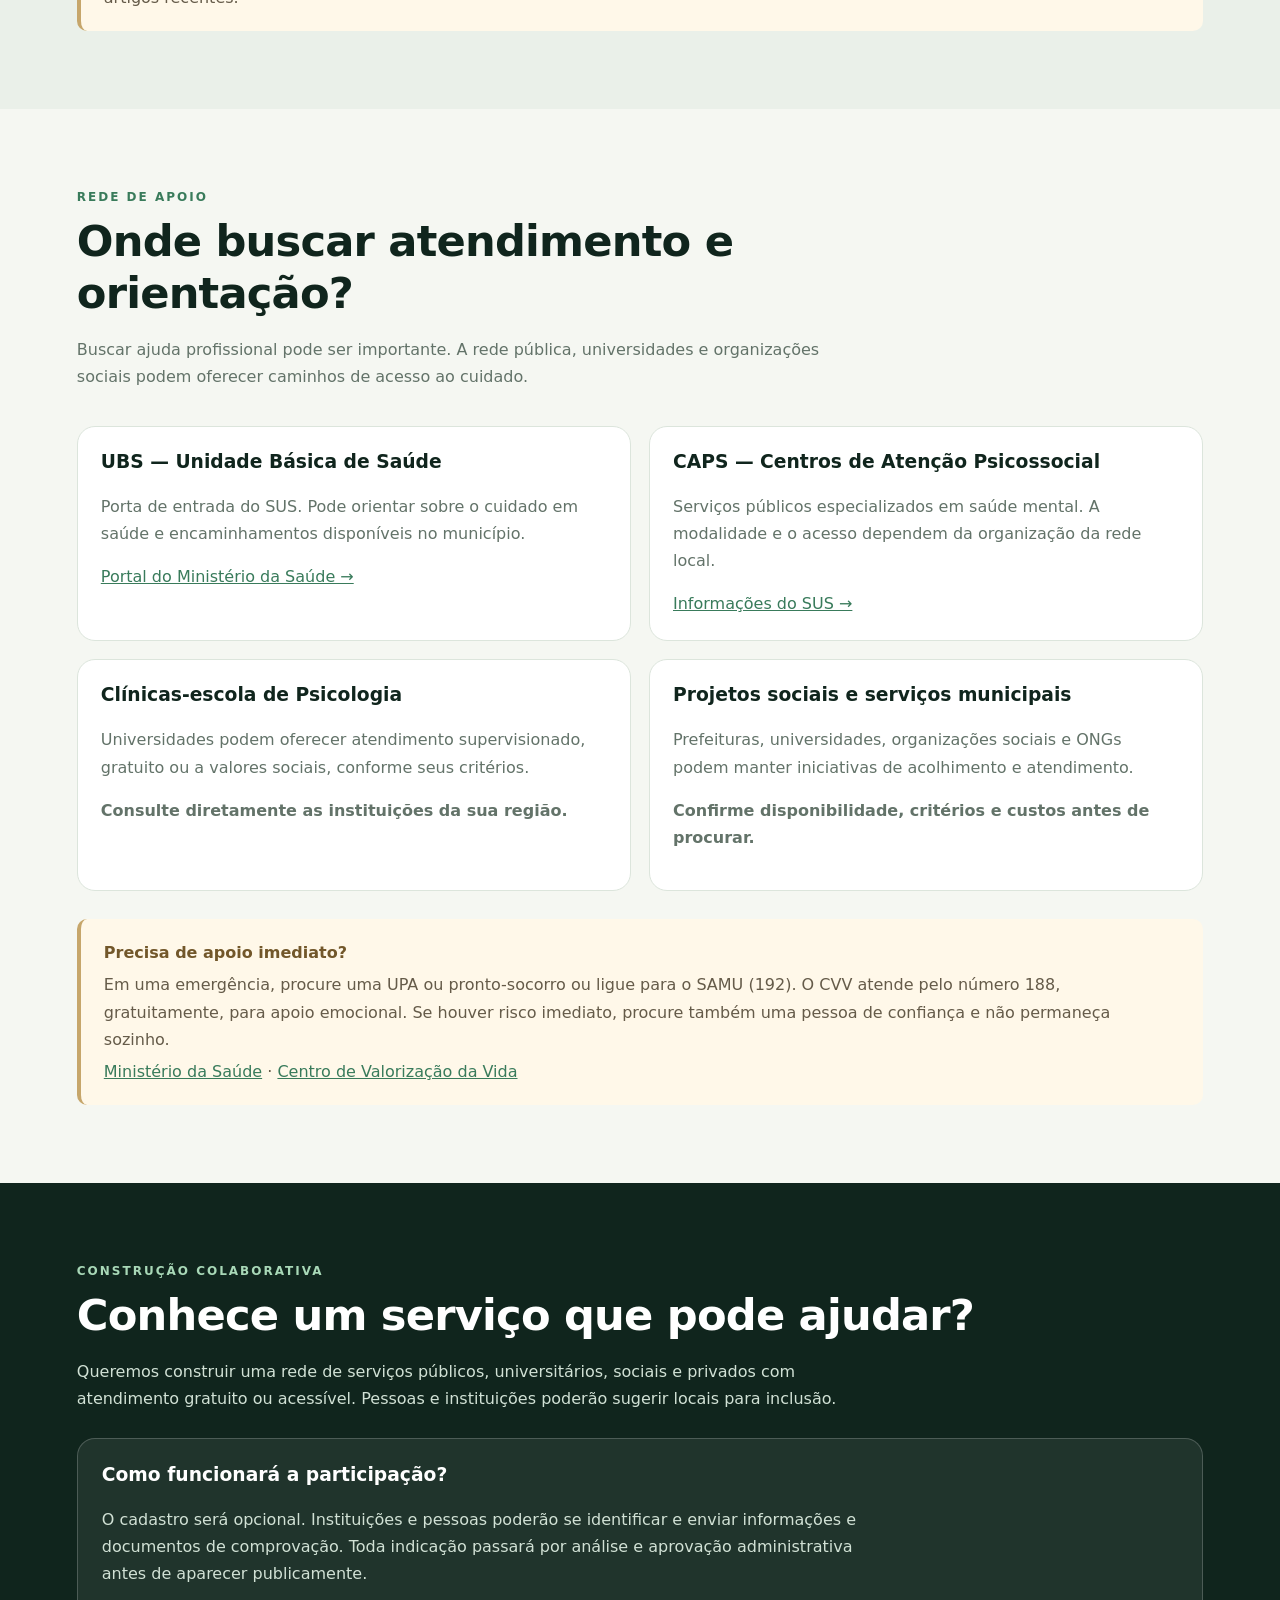
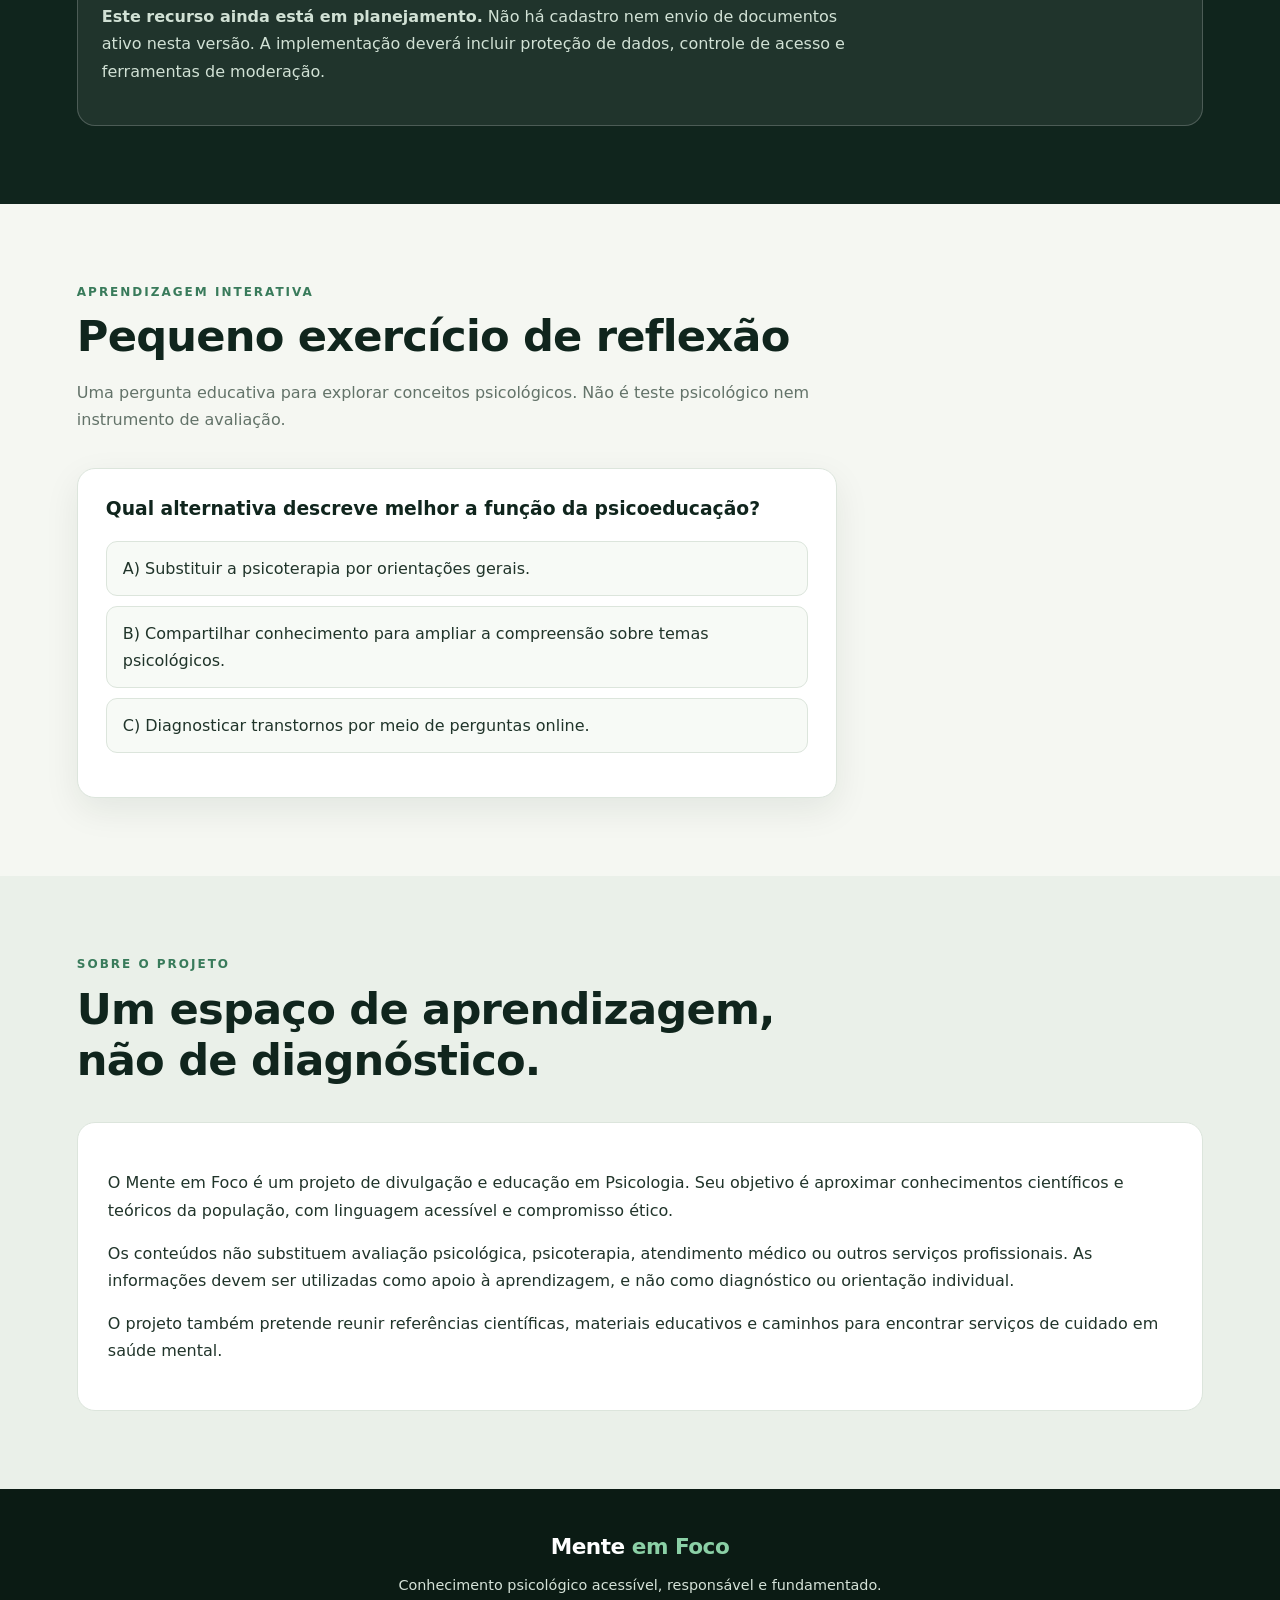
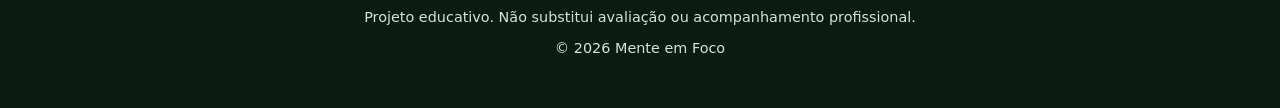
<file: index-antigo.html>
<!DOCTYPE html>
<html lang="pt-BR">
<head>
  <meta charset="UTF-8">
  <meta name="viewport" content="width=device-width, initial-scale=1.0">
  <meta name="description" content="Mente em Foco: conhecimento psicológico acessível, responsável e fundamentado.">
  <meta name="theme-color" content="#10251d">
  <title>Mente em Foco | Conhecimento psicológico para todos</title>

  <style>
    :root {
      --forest: #10251d;
      --forest-2: #18382b;
      --green: #397b5b;
      --mint: #dcece2;
      --cream: #f5f7f2;
      --white: #ffffff;
      --ink: #20342a;
      --muted: #637369;
      --gold: #c6a66b;
      --line: #dce5dc;
      --shadow: 0 12px 35px rgba(16,37,29,.08);
      --radius: 18px;
    }

    * { box-sizing: border-box; scroll-behavior: smooth; }

    body {
      margin: 0;
      font-family: Inter, system-ui, -apple-system, BlinkMacSystemFont, "Segoe UI", sans-serif;
      background: var(--cream);
      color: var(--ink);
      line-height: 1.7;
    }

    a { color: var(--green); }
    a:focus-visible, button:focus-visible {
      outline: 3px solid var(--gold);
      outline-offset: 3px;
    }

    .topbar {
      background: var(--forest);
      color: #eaf2eb;
      padding: 12px 6%;
      font-size: .85rem;
      text-align: center;
    }

    header {
      background: var(--forest);
      color: white;
      padding: 18px 6%;
      position: sticky;
      top: 0;
      z-index: 10;
      box-shadow: 0 5px 20px rgba(0,0,0,.12);
    }

    .nav-wrap {
      max-width: 1180px;
      margin: auto;
      display: flex;
      justify-content: space-between;
      align-items: center;
      gap: 24px;
    }

    .brand {
      color: white;
      text-decoration: none;
      font-size: 1.35rem;
      font-weight: 800;
      letter-spacing: -.5px;
      white-space: nowrap;
    }

    .brand span { color: #8bd0a6; }

    nav {
      display: flex;
      flex-wrap: wrap;
      justify-content: flex-end;
      gap: 7px 18px;
    }

    nav a {
      color: #e4eee6;
      text-decoration: none;
      font-size: .88rem;
      font-weight: 600;
    }

    nav a:hover { color: #9bd8b1; }

    .hero {
      background:
        radial-gradient(circle at 85% 20%, rgba(113,177,137,.2), transparent 28%),
        linear-gradient(130deg, #10251d, #1c4935);
      color: white;
      padding: 100px 6% 105px;
    }

    .hero-inner {
      max-width: 1180px;
      margin: auto;
      display: grid;
      grid-template-columns: 1.3fr .7fr;
      align-items: center;
      gap: 55px;
    }

    .eyebrow {
      color: #a8d8b7;
      text-transform: uppercase;
      letter-spacing: 2px;
      font-size: .75rem;
      font-weight: 800;
    }

    h1 {
      font-size: clamp(2.5rem, 6vw, 4.7rem);
      line-height: 1.08;
      letter-spacing: -2px;
      margin: 15px 0 22px;
    }

    .hero p {
      color: #d7e5da;
      max-width: 650px;
      font-size: 1.1rem;
    }

    .hero-actions {
      display: flex;
      flex-wrap: wrap;
      gap: 12px;
      margin-top: 30px;
    }

    .button {
      display: inline-block;
      padding: 12px 20px;
      border-radius: 999px;
      background: #8bc9a1;
      color: #10251d;
      text-decoration: none;
      font-weight: 800;
      border: 0;
      cursor: pointer;
      font: inherit;
      font-size: .92rem;
    }

    .button.secondary {
      background: transparent;
      color: white;
      border: 1px solid rgba(255,255,255,.45);
    }

    .hero-panel {
      background: rgba(255,255,255,.08);
      border: 1px solid rgba(255,255,255,.16);
      padding: 28px;
      border-radius: 24px;
      backdrop-filter: blur(8px);
    }

    .hero-panel strong {
      display: block;
      color: #a8d8b7;
      font-size: 1.05rem;
      margin-bottom: 8px;
    }

    .hero-panel p { font-size: .95rem; margin: 0; }

    section { padding: 78px 6%; }

    .section-inner {
      max-width: 1180px;
      margin: auto;
    }

    .section-heading {
      max-width: 760px;
      margin-bottom: 35px;
    }

    .section-heading .eyebrow { color: var(--green); }

    h2 {
      font-size: clamp(1.9rem, 4vw, 2.7rem);
      line-height: 1.2;
      letter-spacing: -.8px;
      color: var(--forest);
      margin: 9px 0 13px;
    }

    h3 {
      color: var(--forest);
      line-height: 1.3;
      margin-top: 0;
    }

    .section-heading p { color: var(--muted); }

    .intro-grid, .values-grid, .cards-grid, .resource-grid {
      display: grid;
      grid-template-columns: repeat(3, 1fr);
      gap: 18px;
    }

    .card {
      background: white;
      border: 1px solid var(--line);
      border-radius: var(--radius);
      padding: 25px;
      box-shadow: var(--shadow);
    }

    .card p { color: var(--muted); margin-bottom: 0; }

    .card-icon {
      width: 43px;
      height: 43px;
      border-radius: 13px;
      background: var(--mint);
      color: var(--green);
      display: grid;
      place-items: center;
      font-size: 1.25rem;
      margin-bottom: 16px;
    }

    .values-grid { grid-template-columns: repeat(3, 1fr); }

    .value-card {
      background: #edf3ed;
      border-radius: 14px;
      padding: 19px;
    }

    .value-card strong { color: var(--forest); }
    .value-card p { color: var(--muted); margin: 5px 0 0; font-size: .92rem; }

    .areas { background: #eaf0e9; }

    .area-card {
      background: white;
      border-radius: var(--radius);
      overflow: hidden;
      border: 1px solid var(--line);
      box-shadow: var(--shadow);
    }

    .area-top {
      padding: 22px 24px;
      background: var(--forest-2);
      color: white;
    }

    .area-top small {
      color: #a9d9b8;
      text-transform: uppercase;
      letter-spacing: 1.4px;
      font-weight: 800;
    }

    .area-top h3 { color: white; margin: 8px 0 0; }

    .area-content { padding: 23px 24px; }
    .area-content p { color: var(--muted); }
    .tag-list { display: flex; flex-wrap: wrap; gap: 7px; margin-top: 15px; }

    .tag {
      background: var(--mint);
      color: #28583e;
      border-radius: 999px;
      padding: 5px 10px;
      font-size: .78rem;
      font-weight: 700;
    }

    .notice {
      background: #fff8e9;
      border-left: 4px solid var(--gold);
      padding: 20px 23px;
      border-radius: 10px;
      margin-top: 28px;
    }

    .notice strong { color: #72572a; }
    .notice p { margin: 5px 0 0; color: #655b49; }

    .ethics-grid {
      display: grid;
      grid-template-columns: 1fr 1fr;
      gap: 20px;
    }

    .ethics-box {
      background: white;
      padding: 25px;
      border: 1px solid var(--line);
      border-radius: var(--radius);
    }

    .ethics-box p { color: var(--muted); }

    .link-list { padding-left: 20px; }
    .link-list li { margin: 10px 0; }

    .reading { background: #eaf0e9; }

    .resource-card {
      background: white;
      padding: 23px;
      border: 1px solid var(--line);
      border-radius: var(--radius);
    }

    .resource-card p { color: var(--muted); }
    .resource-card a { font-weight: 700; }

    .services-grid {
      display: grid;
      grid-template-columns: repeat(2, 1fr);
      gap: 18px;
    }

    .service-card {
      background: white;
      border: 1px solid var(--line);
      padding: 23px;
      border-radius: var(--radius);
    }

    .service-card p { color: var(--muted); }

    .contribute {
      background: var(--forest);
      color: white;
    }

    .contribute h2 { color: white; }
    .contribute p { color: #d1e1d5; max-width: 780px; }

    .contribute-panel {
      margin-top: 25px;
      border: 1px solid rgba(255,255,255,.2);
      background: rgba(255,255,255,.07);
      padding: 24px;
      border-radius: var(--radius);
    }

    .quiz {
      background: white;
      border: 1px solid var(--line);
      border-radius: var(--radius);
      padding: 28px;
      max-width: 760px;
      box-shadow: var(--shadow);
    }

    .quiz button {
      display: block;
      width: 100%;
      text-align: left;
      margin: 10px 0;
      padding: 13px 16px;
      border: 1px solid var(--line);
      border-radius: 11px;
      background: #f7faf6;
      color: var(--ink);
      cursor: pointer;
      font: inherit;
    }

    .quiz button:hover { background: var(--mint); }
    #quiz-result { font-weight: 700; margin-top: 15px; }

    .about { background: #eaf0e9; }

    .about-panel {
      background: white;
      border-radius: var(--radius);
      padding: 30px;
      border: 1px solid var(--line);
    }

    footer {
      background: #0b1b14;
      color: #d5e2d8;
      padding: 40px 6%;
      text-align: center;
    }

    footer p { margin: 7px 0; font-size: .9rem; }
    footer a { color: #9bd8b1; }

    @media (max-width: 850px) {
      .hero-inner { grid-template-columns: 1fr; }
      .intro-grid, .cards-grid, .values-grid { grid-template-columns: repeat(2, 1fr); }
      .nav-wrap { align-items: flex-start; flex-direction: column; }
      nav { justify-content: flex-start; }
    }

    @media (max-width: 600px) {
      section { padding: 58px 5%; }
      .hero { padding: 70px 5%; }
      .intro-grid, .cards-grid, .values-grid, .ethics-grid, .services-grid {
        grid-template-columns: 1fr;
      }
      nav { gap: 8px 13px; }
      nav a { font-size: .82rem; }
      h1 { letter-spacing: -1px; }
    }
  </style>
</head>

<body>
  <div class="topbar">
    Conhecimento psicológico acessível, responsável e fundamentado.
  </div>

  <header>
    <div class="nav-wrap">
      <a class="brand" href="#inicio">Mente <span>em Foco</span></a>
    <nav aria-label="Navegação principal">
  <a href="index.html">Início</a>
  <a href="sobre.html">Projeto</a>
  <a href="conteudos.html">Conteúdos</a>
  <a href="etica.html">Ética e CFP</a>
  <a href="leituras.html">Leituras</a>
  <a href="ajuda.html">Onde buscar ajuda</a>
</nav>
    </div>
  </header>

  <main>
    <section class="hero" id="inicio">
      <div class="hero-inner">
        <div>
          <div class="eyebrow">Psicoeducação · Conhecimento · Autonomia</div>
          <h1>Conhecer a mente também é uma forma de cuidado.</h1>
          <p>
            Um espaço para aproximar o conhecimento psicológico da vida cotidiana.
            Explore conceitos, compreenda experiências e descubra caminhos para
            aprender mais sobre saúde mental.
          </p>
          <div class="hero-actions">
            <a class="button" href="#conteudos">Explorar conteúdos</a>
            <a class="button secondary" href="#proposito">Conhecer o projeto</a>
          </div>
        </div>
        <aside class="hero-panel">
          <strong>Informação não substitui cuidado profissional.</strong>
          <p>
            O Mente em Foco é uma plataforma educativa. Seus conteúdos não
            realizam diagnósticos, avaliações psicológicas ou psicoterapia.
            Quando necessário, buscar um profissional é um passo importante.
          </p>
        </aside>
      </div>
    </section>

    <section id="proposito">
      <div class="section-inner">
        <div class="section-heading">
          <div class="eyebrow">Nossa identidade</div>
          <h2>Conhecimento psicológico para todos.</h2>
          <p>
            Acreditamos que compreender aspectos da mente e do comportamento
            não deve ser um privilégio. O conhecimento precisa ser transmitido
            com responsabilidade, clareza e respeito à ciência psicológica.
          </p>
        </div>

        <div class="intro-grid">
          <article class="card">
            <div class="card-icon">◎</div>
            <h3>Missão</h3>
            <p>
              Democratizar o acesso ao conhecimento psicológico por meio de
              conteúdos educativos, acessíveis e cientificamente fundamentados,
              contribuindo para a compreensão dos processos psicológicos e das
              experiências cotidianas.
            </p>
          </article>

          <article class="card">
            <div class="card-icon">⌁</div>
            <h3>Visão</h3>
            <p>
              Ser uma plataforma de referência em psicoeducação, aproximando
              o conhecimento científico da população e promovendo uma relação
              mais consciente, crítica e responsável com a saúde mental.
            </p>
          </article>

          <article class="card">
            <div class="card-icon">✧</div>
            <h3>Valores</h3>
            <p>
              Ciência, acessibilidade, ética, responsabilidade, autonomia,
              acolhimento, respeito e transparência na produção e divulgação
              do conhecimento psicológico.
            </p>
          </article>
        </div>

        <h3 style="margin-top:38px;">O que orienta nosso trabalho</h3>
        <div class="values-grid">
          <div class="value-card"><strong>Compromisso científico</strong><p>Informações sustentadas por fontes confiáveis.</p></div>
          <div class="value-card"><strong>Acessibilidade</strong><p>Conhecimento compreensível e acessível.</p></div>
          <div class="value-card"><strong>Ética</strong><p>Respeito aos limites da informação e da atuação profissional.</p></div>
          <div class="value-card"><strong>Autonomia</strong><p>Estimular compreensão, reflexão e pensamento crítico.</p></div>
          <div class="value-card"><strong>Acolhimento</strong><p>Respeitar diferentes experiências sem julgamentos.</p></div>
          <div class="value-card"><strong>Transparência</strong><p>Explicitar fontes, limites e finalidades dos recursos.</p></div>
        </div>
      </div>
    </section>

    <section class="areas" id="conteudos">
      <div class="section-inner">
        <div class="section-heading">
          <div class="eyebrow">Biblioteca de conhecimento</div>
          <h2>Explore a psicologia em três caminhos.</h2>
          <p>
            Começamos por temas próximos da experiência cotidiana e avançamos
            para conceitos teóricos e recursos de aprendizagem.
          </p>
        </div>

        <div class="cards-grid">
          <article class="area-card">
            <div class="area-top">
              <small>Área 01</small>
              <h3>Compreendendo a saúde mental</h3>
            </div>
            <div class="area-content">
              <p>
                Um primeiro contato com temas que atravessam a vida emocional,
                os relacionamentos e o sofrimento psicológico.
              </p>
              <div class="tag-list">
                <span class="tag">Ansiedade</span>
                <span class="tag">Depressão</span>
                <span class="tag">Emoções</span>
                <span class="tag">Relacionamentos</span>
                <span class="tag">Sofrimento psicológico</span>
              </div>
            </div>
          </article>

          <article class="area-card">
            <div class="area-top">
              <small>Área 02</small>
              <h3>Conhecendo a mente</h3>
            </div>
            <div class="area-content">
              <p>
                Conceitos e perspectivas teóricas para aprofundar a compreensão
                dos processos psíquicos e da experiência humana.
              </p>
              <div class="tag-list">
                <span class="tag">Inconsciente</span>
                <span class="tag">Defesas</span>
                <span class="tag">Personalidade</span>
                <span class="tag">Conflitos psíquicos</span>
                <span class="tag">Relações objetais</span>
              </div>
            </div>
          </article>

          <article class="area-card">
            <div class="area-top">
              <small>Área 03</small>
              <h3>Psicologia no cotidiano</h3>
            </div>
            <div class="area-content">
              <p>
                Aprendizagens e recursos educativos que podem apoiar a
                compreensão das experiências diárias e a busca por ajuda.
              </p>
              <div class="tag-list">
                <span class="tag">Reconhecimento emocional</span>
                <span class="tag">Enfrentamento</span>
                <span class="tag">Autocuidado</span>
                <span class="tag">Comunicação</span>
                <span class="tag">Busca por ajuda</span>
              </div>
            </div>
          </article>
        </div>

        <div class="notice">
          <strong>Importante: aprender não é o mesmo que fazer terapia.</strong>
          <p>
            A psicoeducação oferece informações e recursos de aprendizagem.
            A psicoterapia é um processo profissional, individualizado e
            conduzido por psicóloga(o), com objetivos e métodos próprios.
          </p>
        </div>
      </div>
    </section>

    <section id="etica">
      <div class="section-inner">
        <div class="section-heading">
          <div class="eyebrow">Ética, ciência e responsabilidade</div>
          <h2>Psicologia exige responsabilidade.</h2>
          <p>
            A divulgação de conhecimento psicológico deve respeitar a ciência,
            a legislação profissional e os limites de cada recurso.
          </p>
        </div>

        <div class="ethics-grid">
          <article class="ethics-box">
            <h3>Conselho Federal de Psicologia</h3>
            <p>
              O CFP orienta e normatiza aspectos do exercício profissional
              da Psicologia no Brasil. Esta plataforma pretende apresentar
              documentos oficiais e explicar seu alcance sem distorcer
              seu conteúdo.
            </p>
            <ul class="link-list">
              <li><a href="https://site.cfp.org.br/" target="_blank" rel="noopener">Conselho Federal de Psicologia</a></li>
              <li><a href="https://site.cfp.org.br/legislacao/" target="_blank" rel="noopener">Legislação e resoluções do CFP</a></li>
              <li><a href="https://site.cfp.org.br/" target="_blank" rel="noopener">Código de Ética Profissional — consultar fonte oficial</a></li>
            </ul>
          </article>

          <article class="ethics-box">
            <h3>O que é o SATEPSI?</h3>
            <p>
              O Sistema de Avaliação de Testes Psicológicos é mantido pelo
              CFP e trata da avaliação de testes psicológicos. Não é um selo
              geral de aprovação para qualquer site, texto ou conteúdo
              de psicoeducação.
            </p>
            <ul class="link-list">
              <li><a href="https://satepsi.cfp.org.br/" target="_blank" rel="noopener">Acessar o SATEPSI</a></li>
              <li><a href="https://site.cfp.org.br/" target="_blank" rel="noopener">Consultar normas oficiais do CFP</a></li>
            </ul>
          </article>

          <article class="ethics-box">
            <h3>Psicoeducação, avaliação e psicoterapia</h3>
            <p>
              São práticas diferentes. Informar sobre conceitos psicológicos
              não equivale a avaliar uma pessoa, aplicar testes psicológicos
              ou conduzir um processo psicoterapêutico.
            </p>
          </article>

          <article class="ethics-box">
            <h3>Tecnologia e inteligência artificial</h3>
            <p>
              Recursos automatizados devem informar suas limitações, proteger
              dados pessoais e não se apresentar como profissionais de saúde.
              A tecnologia pode apoiar a aprendizagem, mas não substitui
              o cuidado humano.
            </p>
          </article>
        </div>

        <div class="notice">
          <strong>Nota de responsabilidade editorial</strong>
          <p>
            Esta seção é educativa e não constitui parecer jurídico ou
            orientação oficial do CFP. As normas deverão ser conferidas
            em suas versões vigentes antes da publicação de explicações
            detalhadas.
          </p>
        </div>
      </div>
    </section>

    <section class="reading" id="leituras">
      <div class="section-inner">
        <div class="section-heading">
          <div class="eyebrow">Biblioteca complementar</div>
          <h2>Recomendações de leitura</h2>
          <p>
            Um espaço para encontrar artigos científicos, revisões, livros
            e publicações institucionais sobre diferentes temas da Psicologia.
          </p>
        </div>

        <div class="resource-grid">
          <article class="resource-card">
            <div class="card-icon">⌕</div>
            <h3>SciELO</h3>
            <p>
              Biblioteca de periódicos científicos, com artigos de diversas
              áreas, incluindo Psicologia e saúde mental.
            </p>
            <a href="https://www.scielo.br/" target="_blank" rel="noopener">Explorar artigos →</a>
          </article>

          <article class="resource-card">
            <div class="card-icon">⌕</div>
            <h3>PePSIC</h3>
            <p>
              Periódicos eletrônicos em Psicologia, com produção científica
              da área em países de língua portuguesa e espanhola.
            </p>
            <a href="https://pepsic.bvsalud.org/" target="_blank" rel="noopener">Consultar publicações →</a>
          </article>

          <article class="resource-card">
            <div class="card-icon">⌕</div>
            <h3>Biblioteca Virtual em Saúde</h3>
            <p>
              Fontes e publicações técnico-científicas relacionadas à saúde,
              incluindo saúde mental.
            </p>
            <a href="https://bvsalud.org/" target="_blank" rel="noopener">Pesquisar na BVS →</a>
          </article>
        </div>

        <div class="notice">
          <strong>Como serão selecionadas as recomendações?</strong>
          <p>
            Cada indicação deverá apresentar autoria, título, ano, periódico
            ou instituição e link para a publicação original. A existência
            e o conteúdo das referências serão conferidos antes da inclusão.
            Esta página ainda é uma estrutura inicial, não uma seleção
            editorial de artigos recentes.
          </p>
        </div>
      </div>
    </section>

    <section id="servicos">
      <div class="section-inner">
        <div class="section-heading">
          <div class="eyebrow">Rede de apoio</div>
          <h2>Onde buscar atendimento e orientação?</h2>
          <p>
            Buscar ajuda profissional pode ser importante. A rede pública,
            universidades e organizações sociais podem oferecer caminhos
            de acesso ao cuidado.
          </p>
        </div>

        <div class="services-grid">
          <article class="service-card">
            <h3>UBS — Unidade Básica de Saúde</h3>
            <p>
              Porta de entrada do SUS. Pode orientar sobre o cuidado em saúde
              e encaminhamentos disponíveis no município.
            </p>
            <a href="https://www.gov.br/saude/pt-br" target="_blank" rel="noopener">Portal do Ministério da Saúde →</a>
          </article>

          <article class="service-card">
            <h3>CAPS — Centros de Atenção Psicossocial</h3>
            <p>
              Serviços públicos especializados em saúde mental. A modalidade
              e o acesso dependem da organização da rede local.
            </p>
            <a href="https://www.gov.br/saude/pt-br" target="_blank" rel="noopener">Informações do SUS →</a>
          </article>

          <article class="service-card">
            <h3>Clínicas-escola de Psicologia</h3>
            <p>
              Universidades podem oferecer atendimento supervisionado,
              gratuito ou a valores sociais, conforme seus critérios.
            </p>
            <p><strong>Consulte diretamente as instituições da sua região.</strong></p>
          </article>

          <article class="service-card">
            <h3>Projetos sociais e serviços municipais</h3>
            <p>
              Prefeituras, universidades, organizações sociais e ONGs podem
              manter iniciativas de acolhimento e atendimento.
            </p>
            <p><strong>Confirme disponibilidade, critérios e custos antes de procurar.</strong></p>
          </article>
        </div>

        <div class="notice">
          <strong>Precisa de apoio imediato?</strong>
          <p>
            Em uma emergência, procure uma UPA ou pronto-socorro ou ligue
            para o SAMU (192). O CVV atende pelo número 188, gratuitamente,
            para apoio emocional. Se houver risco imediato, procure também
            uma pessoa de confiança e não permaneça sozinho.
          </p>
          <p>
            <a href="https://www.gov.br/saude/pt-br" target="_blank" rel="noopener">Ministério da Saúde</a>
            ·
            <a href="https://www.cvv.org.br/" target="_blank" rel="noopener">Centro de Valorização da Vida</a>
          </p>
        </div>
      </div>
    </section>

    <section class="contribute" id="participar">
      <div class="section-inner">
        <div class="eyebrow">Construção colaborativa</div>
        <h2>Conhece um serviço que pode ajudar?</h2>
        <p>
          Queremos construir uma rede de serviços públicos, universitários,
          sociais e privados com atendimento gratuito ou acessível.
          Pessoas e instituições poderão sugerir locais para inclusão.
        </p>
        <div class="contribute-panel">
          <h3 style="color:white;">Como funcionará a participação?</h3>
          <p>
            O cadastro será opcional. Instituições e pessoas poderão se
            identificar e enviar informações e documentos de comprovação.
            Toda indicação passará por análise e aprovação administrativa
            antes de aparecer publicamente.
          </p>
          <p>
            <strong>Este recurso ainda está em planejamento.</strong>
            Não há cadastro nem envio de documentos ativo nesta versão.
            A implementação deverá incluir proteção de dados, controle
            de acesso e ferramentas de moderação.
          </p>
        </div>
      </div>
    </section>

    <section id="quiz">
      <div class="section-inner">
        <div class="section-heading">
          <div class="eyebrow">Aprendizagem interativa</div>
          <h2>Pequeno exercício de reflexão</h2>
          <p>
            Uma pergunta educativa para explorar conceitos psicológicos.
            Não é teste psicológico nem instrumento de avaliação.
          </p>
        </div>

        <div class="quiz">
          <h3>Qual alternativa descreve melhor a função da psicoeducação?</h3>
          <button type="button" onclick="answerQuiz(false)">A) Substituir a psicoterapia por orientações gerais.</button>
          <button type="button" onclick="answerQuiz(true)">B) Compartilhar conhecimento para ampliar a compreensão sobre temas psicológicos.</button>
          <button type="button" onclick="answerQuiz(false)">C) Diagnosticar transtornos por meio de perguntas online.</button>
          <p id="quiz-result" aria-live="polite"></p>
        </div>
      </div>
    </section>

    <section class="about" id="sobre">
      <div class="section-inner">
        <div class="section-heading">
          <div class="eyebrow">Sobre o projeto</div>
          <h2>Um espaço de aprendizagem, não de diagnóstico.</h2>
        </div>
        <div class="about-panel">
          <p>
            O Mente em Foco é um projeto de divulgação e educação em Psicologia.
            Seu objetivo é aproximar conhecimentos científicos e teóricos da
            população, com linguagem acessível e compromisso ético.
          </p>
          <p>
            Os conteúdos não substituem avaliação psicológica, psicoterapia,
            atendimento médico ou outros serviços profissionais. As
            informações devem ser utilizadas como apoio à aprendizagem,
            e não como diagnóstico ou orientação individual.
          </p>
          <p>
            O projeto também pretende reunir referências científicas,
            materiais educativos e caminhos para encontrar serviços
            de cuidado em saúde mental.
          </p>
        </div>
      </div>
    </section>
  </main>

  <footer>
    <a class="brand" href="#inicio">Mente <span>em Foco</span></a>
    <p>Conhecimento psicológico acessível, responsável e fundamentado.</p>
    <p>Projeto educativo. Não substitui avaliação ou acompanhamento profissional.</p>
    <p>© <span id="year"></span> Mente em Foco</p>
  </footer>

  <script>
    function answerQuiz(correct) {
      const result = document.getElementById("quiz-result");

      if (correct) {
        result.textContent = "Muito bem! A psicoeducação compartilha conhecimento e amplia a compreensão, sem substituir o cuidado profissional.";
        result.style.color = "#287449";
      } else {
        result.textContent = "Não exatamente. A psicoeducação informa e favorece a compreensão, mas não realiza diagnóstico nem substitui psicoterapia.";
        result.style.color = "#9a572c";
      }
    }

    document.getElementById("year").textContent = new Date().getFullYear();
  </script>
</body>
</html>
</file>
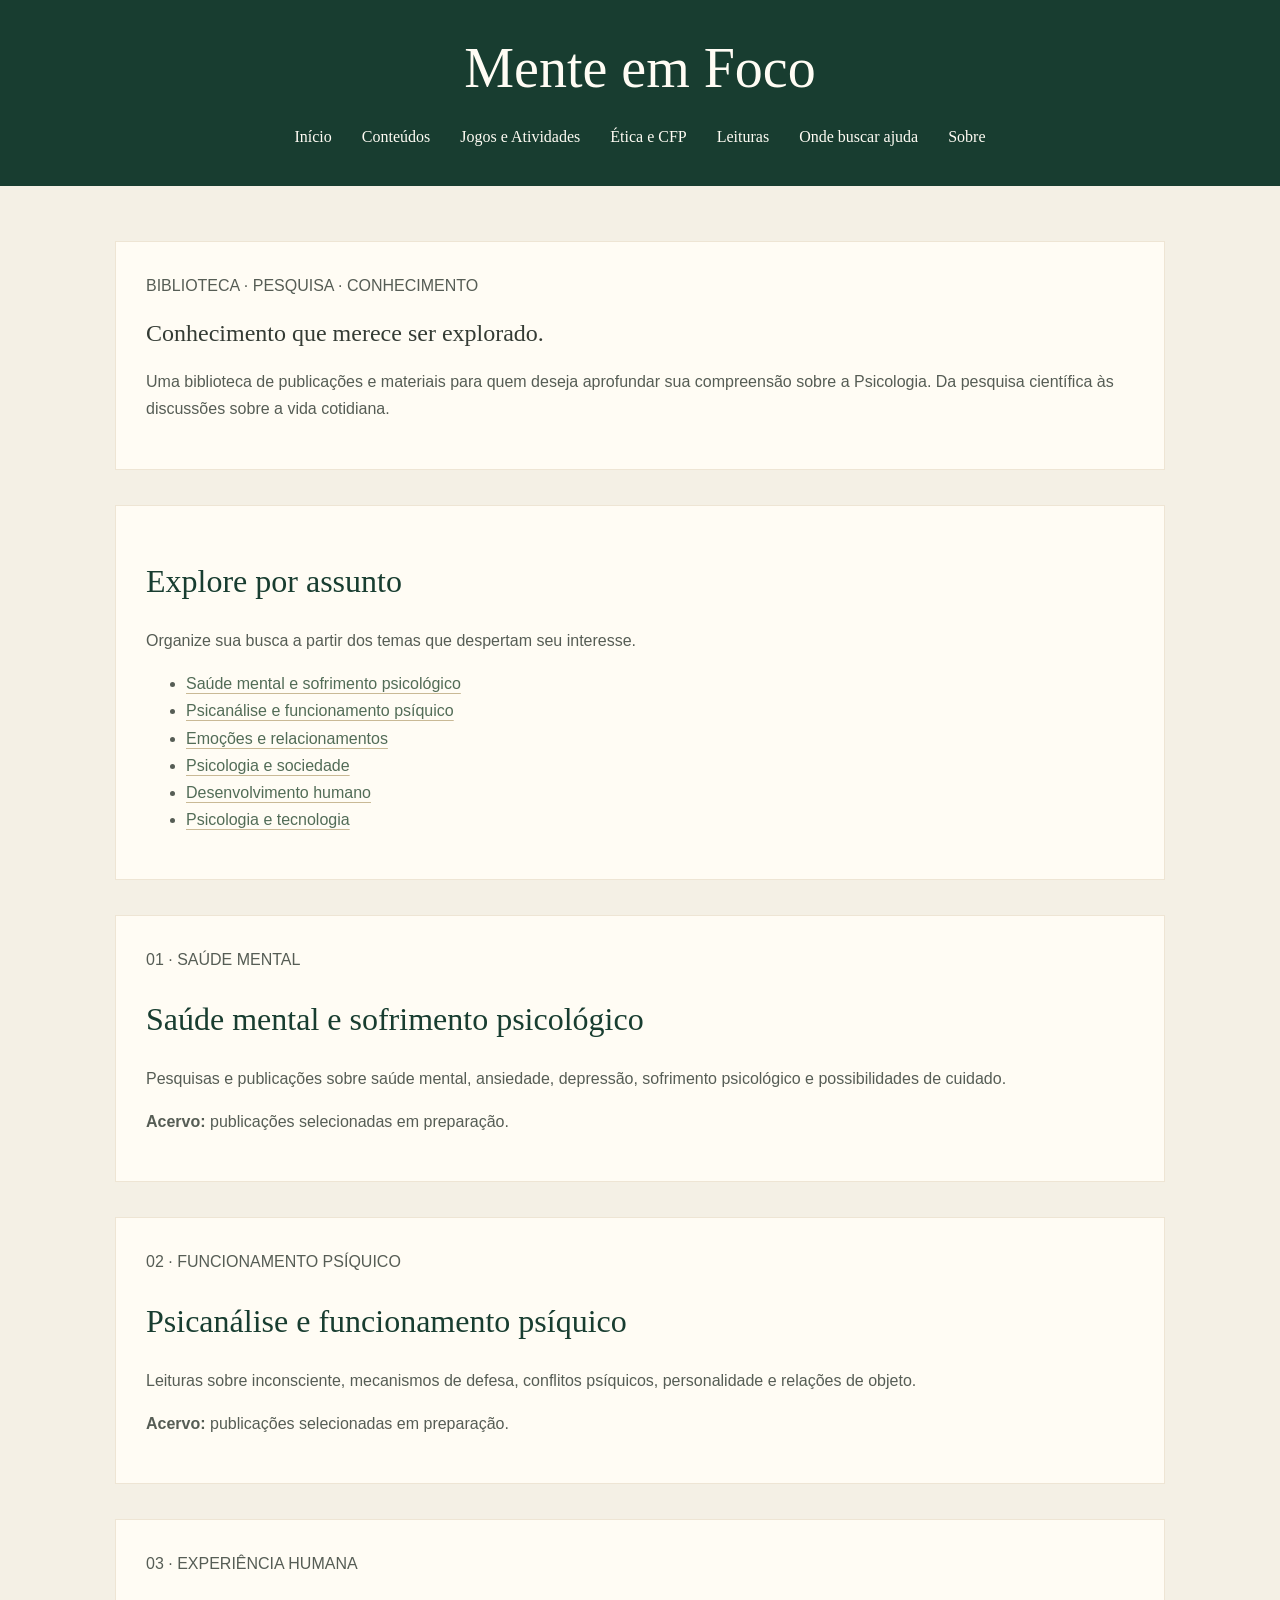
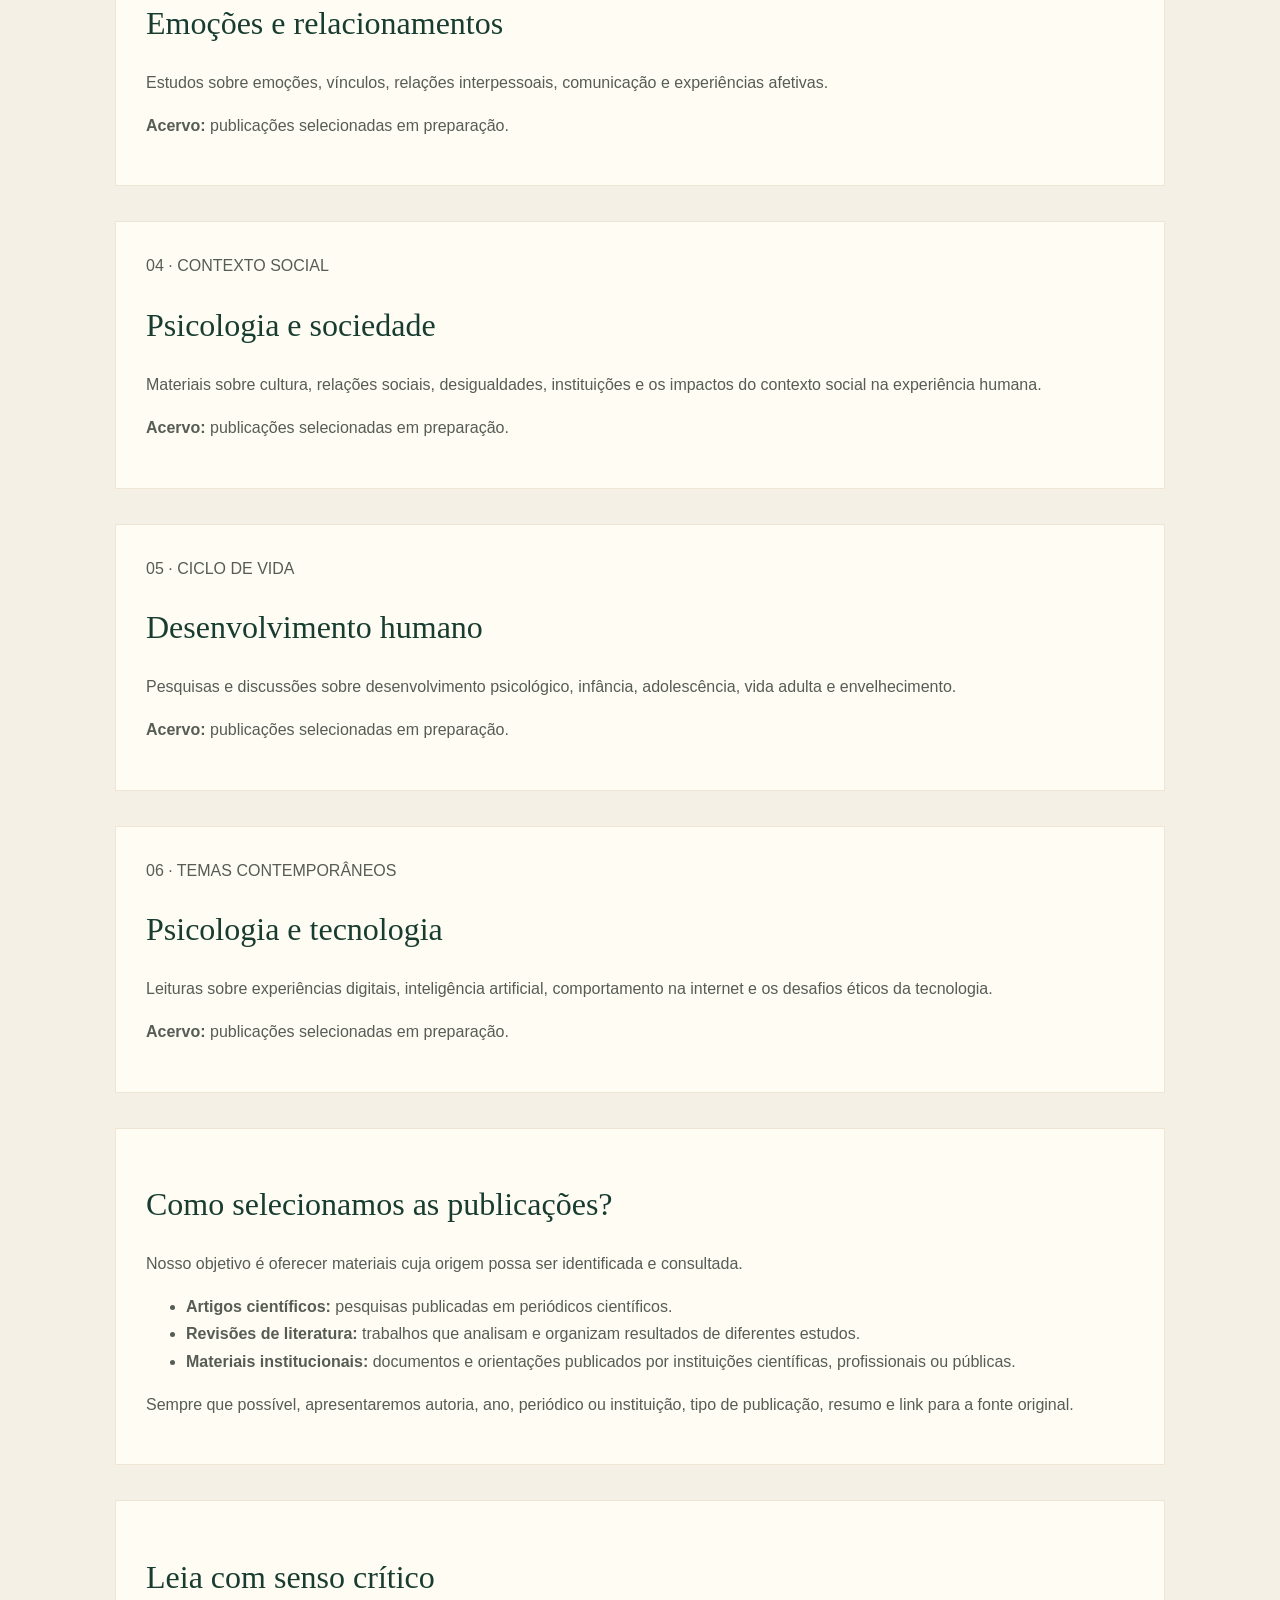
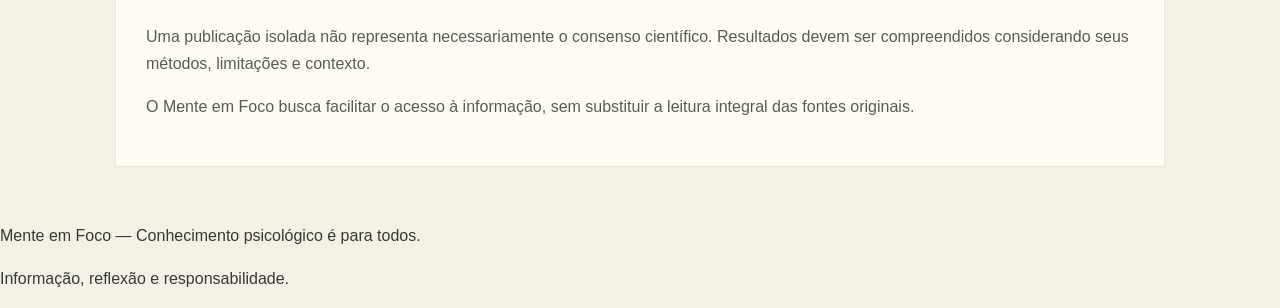
<file: leituras.html>
<!DOCTYPE html>
<html lang="pt-BR">
<head>
    <meta charset="UTF-8">
    <meta name="viewport" content="width=device-width, initial-scale=1.0">
    <meta name="description" content="Biblioteca de artigos científicos e materiais de referência em Psicologia.">
    <title>Leituras | Mente em Foco</title>
    <link rel="stylesheet" href="css/estilo.css">
</head>
<body>

    <header>
        <h1>Mente em Foco</h1>
        <nav aria-label="Navegação principal">
            <a href="index.html">Início</a>
            <a href="conteudos.html">Conteúdos</a>
            <a href="atividades.html">Jogos e Atividades</a>
            <a href="etica.html">Ética e CFP</a>
            <a href="leituras.html">Leituras</a>
            <a href="ajuda.html">Onde buscar ajuda</a>
            <a href="sobre.html">Sobre</a>
        </nav>
    </header>

    <main>

        <section>
            <p>BIBLIOTECA · PESQUISA · CONHECIMENTO</p>
            <h1>Conhecimento que merece ser explorado.</h1>
            <p>
                Uma biblioteca de publicações e materiais para quem
                deseja aprofundar sua compreensão sobre a Psicologia.
                Da pesquisa científica às discussões sobre a vida cotidiana.
            </p>
        </section>

        <section>
            <h2>Explore por assunto</h2>
            <p>
                Organize sua busca a partir dos temas que despertam
                seu interesse.
            </p>

            <ul>
                <li><a href="#saude">Saúde mental e sofrimento psicológico</a></li>
                <li><a href="#psicanalise">Psicanálise e funcionamento psíquico</a></li>
                <li><a href="#emocao">Emoções e relacionamentos</a></li>
                <li><a href="#sociedade">Psicologia e sociedade</a></li>
                <li><a href="#desenvolvimento">Desenvolvimento humano</a></li>
                <li><a href="#tecnologia">Psicologia e tecnologia</a></li>
            </ul>
        </section>

        <section id="saude">
            <p>01 · SAÚDE MENTAL</p>
            <h2>Saúde mental e sofrimento psicológico</h2>
            <p>
                Pesquisas e publicações sobre saúde mental, ansiedade,
                depressão, sofrimento psicológico e possibilidades
                de cuidado.
            </p>
            <p><strong>Acervo:</strong> publicações selecionadas em preparação.</p>
        </section>

        <section id="psicanalise">
            <p>02 · FUNCIONAMENTO PSÍQUICO</p>
            <h2>Psicanálise e funcionamento psíquico</h2>
            <p>
                Leituras sobre inconsciente, mecanismos de defesa,
                conflitos psíquicos, personalidade e relações de objeto.
            </p>
            <p><strong>Acervo:</strong> publicações selecionadas em preparação.</p>
        </section>

        <section id="emocao">
            <p>03 · EXPERIÊNCIA HUMANA</p>
            <h2>Emoções e relacionamentos</h2>
            <p>
                Estudos sobre emoções, vínculos, relações interpessoais,
                comunicação e experiências afetivas.
            </p>
            <p><strong>Acervo:</strong> publicações selecionadas em preparação.</p>
        </section>

        <section id="sociedade">
            <p>04 · CONTEXTO SOCIAL</p>
            <h2>Psicologia e sociedade</h2>
            <p>
                Materiais sobre cultura, relações sociais, desigualdades,
                instituições e os impactos do contexto social
                na experiência humana.
            </p>
            <p><strong>Acervo:</strong> publicações selecionadas em preparação.</p>
        </section>

        <section id="desenvolvimento">
            <p>05 · CICLO DE VIDA</p>
            <h2>Desenvolvimento humano</h2>
            <p>
                Pesquisas e discussões sobre desenvolvimento psicológico,
                infância, adolescência, vida adulta e envelhecimento.
            </p>
            <p><strong>Acervo:</strong> publicações selecionadas em preparação.</p>
        </section>

        <section id="tecnologia">
            <p>06 · TEMAS CONTEMPORÂNEOS</p>
            <h2>Psicologia e tecnologia</h2>
            <p>
                Leituras sobre experiências digitais, inteligência
                artificial, comportamento na internet e os desafios
                éticos da tecnologia.
            </p>
            <p><strong>Acervo:</strong> publicações selecionadas em preparação.</p>
        </section>

        <section>
            <h2>Como selecionamos as publicações?</h2>
            <p>
                Nosso objetivo é oferecer materiais cuja origem
                possa ser identificada e consultada.
            </p>

            <ul>
                <li>
                    <strong>Artigos científicos:</strong>
                    pesquisas publicadas em periódicos científicos.
                </li>
                <li>
                    <strong>Revisões de literatura:</strong>
                    trabalhos que analisam e organizam resultados
                    de diferentes estudos.
                </li>
                <li>
                    <strong>Materiais institucionais:</strong>
                    documentos e orientações publicados por instituições
                    científicas, profissionais ou públicas.
                </li>
            </ul>

            <p>
                Sempre que possível, apresentaremos autoria, ano,
                periódico ou instituição, tipo de publicação,
                resumo e link para a fonte original.
            </p>
        </section>

        <section>
            <h2>Leia com senso crítico</h2>
            <p>
                Uma publicação isolada não representa necessariamente
                o consenso científico. Resultados devem ser
                compreendidos considerando seus métodos, limitações
                e contexto.
            </p>
            <p>
                O Mente em Foco busca facilitar o acesso à informação,
                sem substituir a leitura integral das fontes originais.
            </p>
        </section>

    </main>

    <footer>
        <p>Mente em Foco — Conhecimento psicológico é para todos.</p>
        <p>Informação, reflexão e responsabilidade.</p>
    </footer>

    <script src="js/script.js"></script>

</body>
</html>
</file>
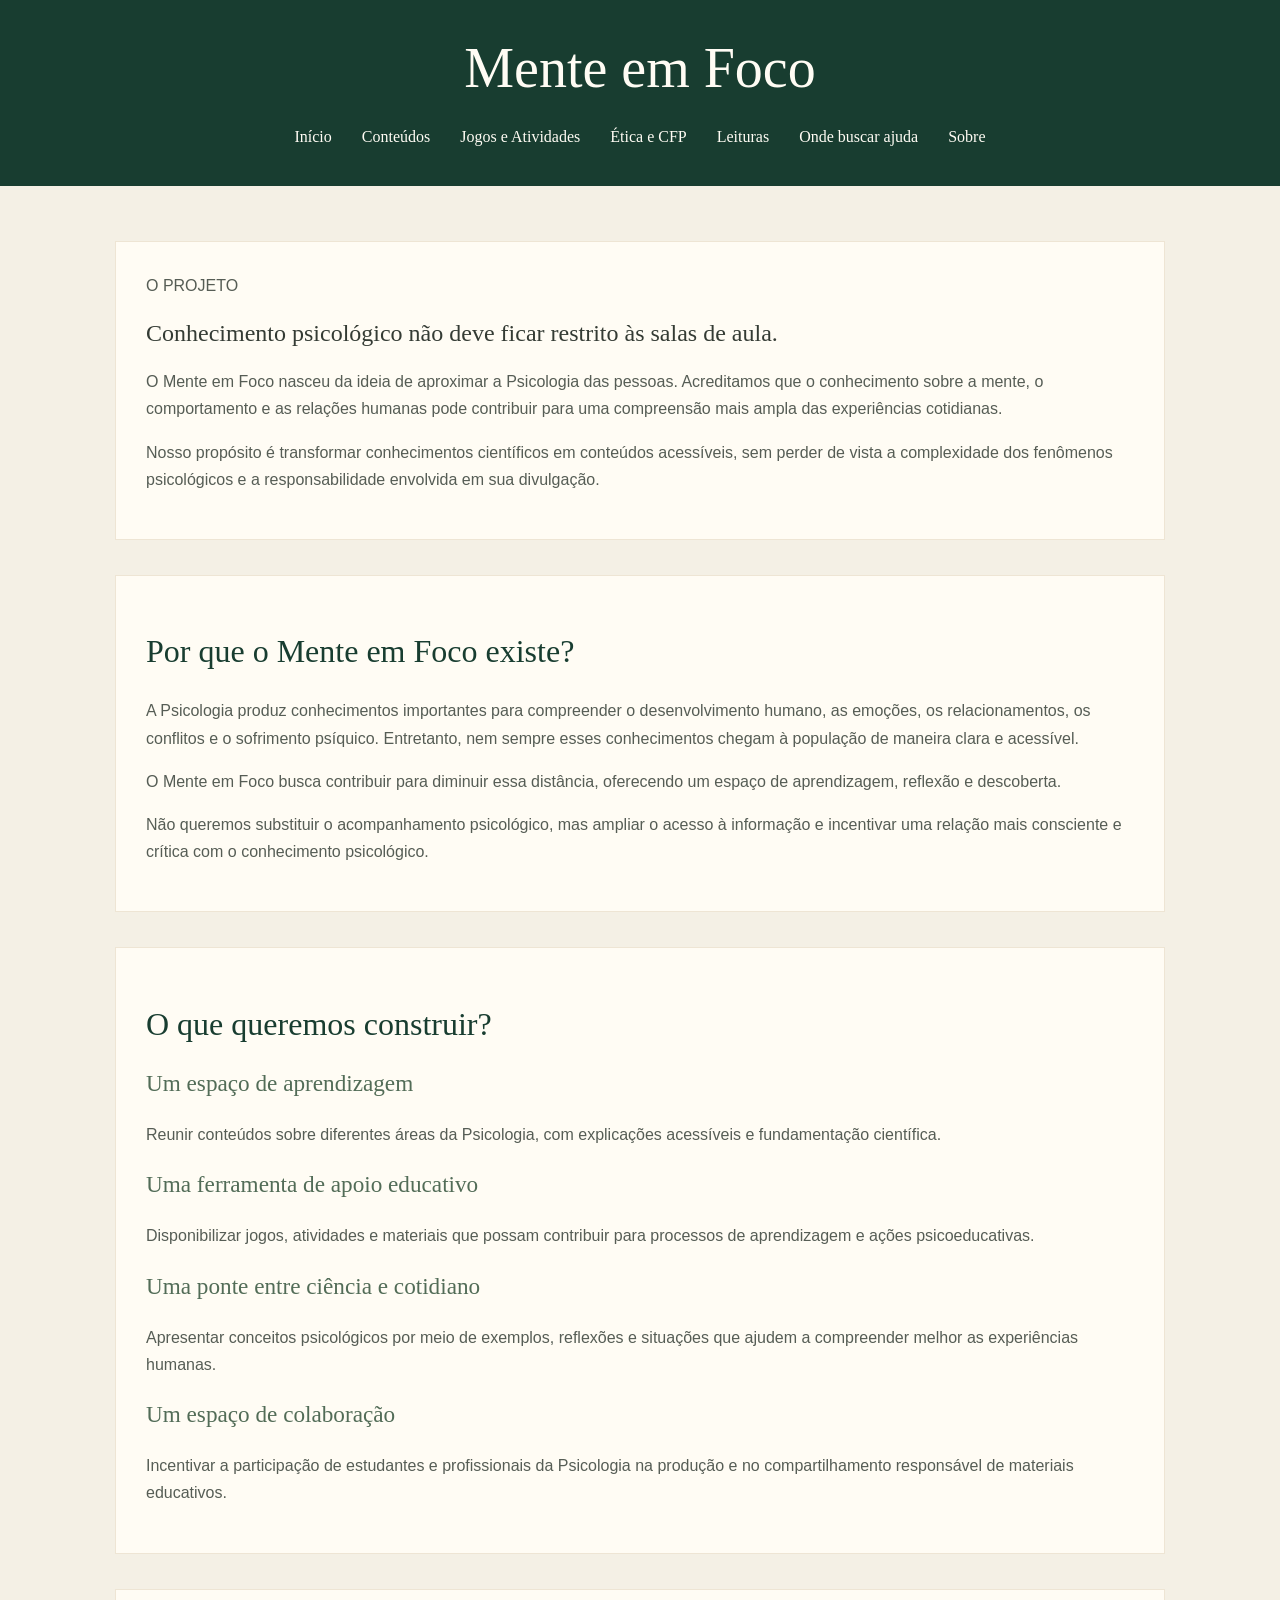
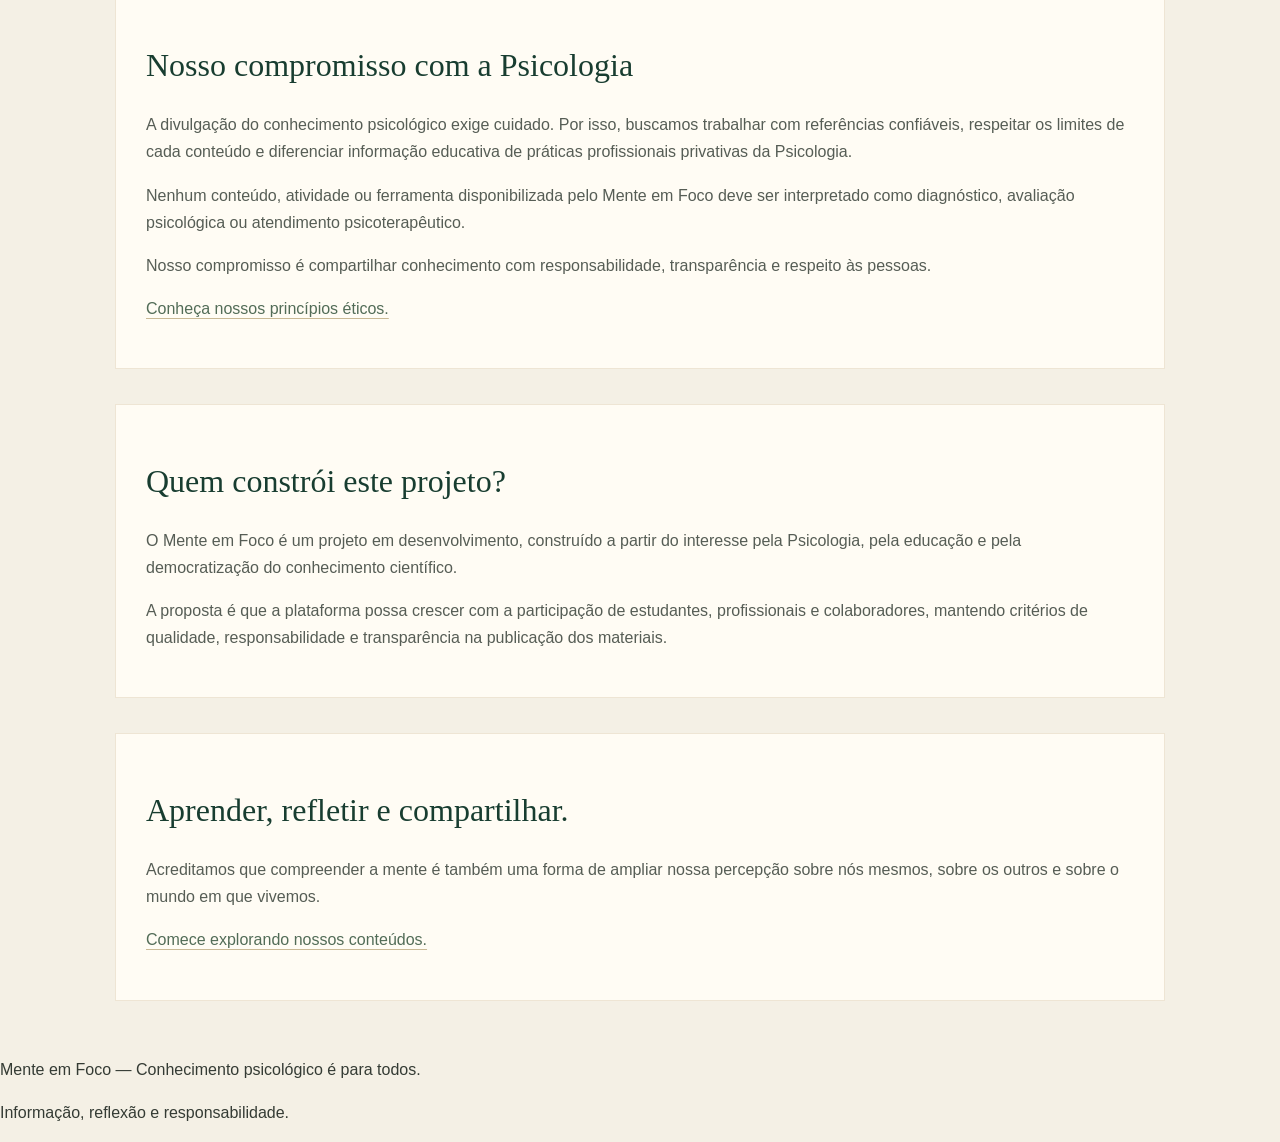
<file: sobre.html>
<!DOCTYPE html>
<html lang="pt-BR">
<head>
    <meta charset="UTF-8">
    <meta name="viewport" content="width=device-width, initial-scale=1.0">
    <meta name="description" content="Conheça o projeto Mente em Foco, sua proposta, seus objetivos e seu compromisso com a divulgação responsável do conhecimento psicológico.">
    <title>Sobre | Mente em Foco</title>
    <link rel="stylesheet" href="css/estilo.css">
</head>

<body>

    <header>
        <h1>Mente em Foco</h1>

        <nav aria-label="Navegação principal">
            <a href="index.html">Início</a>
            <a href="conteudos.html">Conteúdos</a>
            <a href="atividades.html">Jogos e Atividades</a>
            <a href="etica.html">Ética e CFP</a>
            <a href="leituras.html">Leituras</a>
            <a href="ajuda.html">Onde buscar ajuda</a>
            <a href="sobre.html">Sobre</a>
        </nav>
    </header>

    <main>

        <section>
            <p>O PROJETO</p>
            <h1>Conhecimento psicológico não deve ficar restrito às salas de aula.</h1>

            <p>
                O Mente em Foco nasceu da ideia de aproximar a Psicologia
                das pessoas. Acreditamos que o conhecimento sobre a mente,
                o comportamento e as relações humanas pode contribuir para
                uma compreensão mais ampla das experiências cotidianas.
            </p>

            <p>
                Nosso propósito é transformar conhecimentos científicos
                em conteúdos acessíveis, sem perder de vista a complexidade
                dos fenômenos psicológicos e a responsabilidade envolvida
                em sua divulgação.
            </p>
        </section>

        <section>
            <h2>Por que o Mente em Foco existe?</h2>

            <p>
                A Psicologia produz conhecimentos importantes para
                compreender o desenvolvimento humano, as emoções, os
                relacionamentos, os conflitos e o sofrimento psíquico.
                Entretanto, nem sempre esses conhecimentos chegam à
                população de maneira clara e acessível.
            </p>

            <p>
                O Mente em Foco busca contribuir para diminuir essa distância,
                oferecendo um espaço de aprendizagem, reflexão e descoberta.
            </p>

            <p>
                Não queremos substituir o acompanhamento psicológico,
                mas ampliar o acesso à informação e incentivar uma relação
                mais consciente e crítica com o conhecimento psicológico.
            </p>
        </section>

        <section>
            <h2>O que queremos construir?</h2>

            <h3>Um espaço de aprendizagem</h3>
            <p>
                Reunir conteúdos sobre diferentes áreas da Psicologia,
                com explicações acessíveis e fundamentação científica.
            </p>

            <h3>Uma ferramenta de apoio educativo</h3>
            <p>
                Disponibilizar jogos, atividades e materiais que possam
                contribuir para processos de aprendizagem e ações
                psicoeducativas.
            </p>

            <h3>Uma ponte entre ciência e cotidiano</h3>
            <p>
                Apresentar conceitos psicológicos por meio de exemplos,
                reflexões e situações que ajudem a compreender melhor
                as experiências humanas.
            </p>

            <h3>Um espaço de colaboração</h3>
            <p>
                Incentivar a participação de estudantes e profissionais
                da Psicologia na produção e no compartilhamento responsável
                de materiais educativos.
            </p>
        </section>

        <section>
            <h2>Nosso compromisso com a Psicologia</h2>

            <p>
                A divulgação do conhecimento psicológico exige cuidado.
                Por isso, buscamos trabalhar com referências confiáveis,
                respeitar os limites de cada conteúdo e diferenciar
                informação educativa de práticas profissionais privativas
                da Psicologia.
            </p>

            <p>
                Nenhum conteúdo, atividade ou ferramenta disponibilizada
                pelo Mente em Foco deve ser interpretado como diagnóstico,
                avaliação psicológica ou atendimento psicoterapêutico.
            </p>

            <p>
                Nosso compromisso é compartilhar conhecimento com
                responsabilidade, transparência e respeito às pessoas.
            </p>

            <p>
                <a href="etica.html">Conheça nossos princípios éticos.</a>
            </p>
        </section>

        <section>
            <h2>Quem constrói este projeto?</h2>

            <p>
                O Mente em Foco é um projeto em desenvolvimento, construído
                a partir do interesse pela Psicologia, pela educação e pela
                democratização do conhecimento científico.
            </p>

            <p>
                A proposta é que a plataforma possa crescer com a
                participação de estudantes, profissionais e colaboradores,
                mantendo critérios de qualidade, responsabilidade e
                transparência na publicação dos materiais.
            </p>
        </section>

        <section>
            <h2>Aprender, refletir e compartilhar.</h2>

            <p>
                Acreditamos que compreender a mente é também uma forma
                de ampliar nossa percepção sobre nós mesmos, sobre os
                outros e sobre o mundo em que vivemos.
            </p>

            <p>
                <a href="conteudos.html">Comece explorando nossos conteúdos.</a>
            </p>
        </section>

    </main>

    <footer>
        <p>Mente em Foco — Conhecimento psicológico é para todos.</p>
        <p>Informação, reflexão e responsabilidade.</p>
    </footer>

    <script src="js/script.js"></script>

</body>
</html>
</file>
<file: css/estilo.css>
/* =========================================
   MENTE EM FOCO
   Herbário contemporâneo
   Identidade verde-floresta
========================================= */

:root {
    --forest: #183D30;
    --forest-dark: #294C3B;
    --forest-soft: #526C57;
    --sage: #71866D;

    --paper: #F4F0E5;
    --cream: #FFFCF4;
    --sand: #C9B995;
    --gold: #A88955;

    --ink: #343B34;
    --muted: #686A62;

    --serif: Georgia, "Times New Roman", serif;
    --sans: Arial, Helvetica, sans-serif;

    --shadow: 0 12px 35px rgba(24, 61, 48, 0.09);
}

/* BASE */

* {
    box-sizing: border-box;
}

html {
    scroll-behavior: smooth;
}

body {
    margin: 0;
    background: var(--paper);
    color: var(--ink);
    font-family: var(--sans);
    line-height: 1.7;
}

a {
    color: inherit;
    text-decoration: none;
}

a:focus-visible {
    outline: 3px solid var(--gold);
    outline-offset: 5px;
}

h1, h2, h3 {
    font-family: var(--serif);
    font-weight: normal;
    line-height: 1.2;
}

p {
    margin-top: 0;
}

img {
    max-width: 100%;
}

/* =========================================
   PÁGINA INICIAL
========================================= */

.home-page {
    background: var(--paper);
}

.home-header {
    position: relative;
    isolation: isolate;
    overflow: hidden;
    min-height: 490px;
    padding: 65px 24px 55px;
    background:
        radial-gradient(
            ellipse at 50% 45%,
            rgba(113, 134, 109, 0.20),
            transparent 58%
        ),
        var(--forest);
    color: var(--cream);
    text-align: center;
}

.home-header::before,
.home-header::after {
    position: absolute;
    z-index: -1;
    width: 360px;
    height: 360px;
    border: 1px solid rgba(201, 185, 149, 0.18);
    border-radius: 50%;
    content: "";
}

.home-header::before {
    top: -230px;
    left: -150px;
}

.home-header::after {
    right: -150px;
    bottom: -250px;
}

/* Detalhes botânicos */

.botanical-frame {
    position: absolute;
    color: var(--sand);
    opacity: 0.38;
    pointer-events: none;
}

.botanical-left {
    top: 25px;
    left: 5%;
    font-family: var(--serif);
    font-size: 150px;
    transform: rotate(-25deg);
}

.botanical-right {
    right: 6%;
    bottom: 70px;
    font-family: var(--serif);
    font-size: 125px;
    transform: rotate(25deg);
}

.header-content {
    position: relative;
    z-index: 1;
    max-width: 1200px;
    margin: 0 auto;
}

.eyebrow,
.section-kicker {
    color: var(--sand);
    font-size: 0.72rem;
    font-weight: bold;
    letter-spacing: 0.2em;
    text-transform: uppercase;
}

.home-header h1 {
    margin: 18px 0 12px;
    color: var(--cream);
    font-size: clamp(3.5rem, 9vw, 7rem);
    letter-spacing: -0.045em;
}

.ornament {
    display: flex;
    align-items: center;
    justify-content: center;
    gap: 18px;
    color: var(--sand);
    font-size: 1.8rem;
}

.ornament span {
    width: min(18vw, 150px);
    height: 1px;
    background: var(--gold);
}

.header-subtitle {
    margin: 10px 0 55px;
    color: var(--cream);
    font-family: var(--serif);
    font-size: clamp(1.1rem, 2.5vw, 1.6rem);
    font-style: italic;
}

/* MENU */

.main-nav {
    display: flex;
    flex-wrap: wrap;
    justify-content: center;
    align-items: center;
    gap: 12px 0;
}

.main-nav a {
    padding: 8px 18px;
    color: var(--cream);
    font-family: var(--serif);
    font-size: 1.05rem;
    transition: color 0.25s ease;
}

.main-nav a + a {
    border-left: 1px solid rgba(201, 185, 149, 0.45);
}

.main-nav a:hover {
    color: var(--sand);
}

/* CONTEÚDO PRINCIPAL */

.home-main {
    max-width: 1180px;
    margin: 0 auto;
    padding: 0 30px;
}

/* APRESENTAÇÃO */

.welcome-section {
    display: grid;
    grid-template-columns: 1.3fr 0.7fr;
    align-items: center;
    gap: 55px;
    padding: 100px 0;
}

.welcome-text {
    max-width: 680px;
}

.welcome-text h2 {
    margin: 15px 0 25px;
    color: var(--forest);
    font-size: clamp(2.2rem, 5vw, 3.6rem);
}

.welcome-text p:not(.section-kicker) {
    max-width: 650px;
    color: var(--muted);
    font-size: 1.05rem;
}

.welcome-art {
    position: relative;
    display: flex;
    min-height: 300px;
    align-items: center;
    justify-content: center;
    color: var(--forest);
}

.art-symbol {
    display: flex;
    width: 190px;
    height: 190px;
    align-items: center;
    justify-content: center;
    border: 1px solid var(--sand);
    border-radius: 50%;
    background: rgba(255, 252, 244, 0.65);
    font-family: var(--serif);
    font-size: 6rem;
}

.art-flower,
.art-leaf,
.art-flower-small {
    position: absolute;
    color: var(--sage);
    font-family: var(--serif);
}

.art-flower {
    top: 10px;
    right: 12%;
    font-size: 4rem;
}

.art-leaf {
    bottom: 15px;
    left: 7%;
    font-size: 6rem;
    transform: rotate(-35deg);
}

.art-flower-small {
    right: 12%;
    bottom: 30px;
    color: var(--gold);
    font-size: 2.8rem;
}

.text-link {
    display: inline-block;
    margin-top: 20px;
    padding-bottom: 5px;
    border-bottom: 1px solid var(--gold);
    color: var(--forest);
    font-family: var(--serif);
    font-size: 1.08rem;
}

.text-link:hover {
    color: var(--forest-soft);
}

/* MANIFESTO */

.manifesto-section {
    padding: 75px 55px;
    border-top: 1px solid rgba(168, 137, 85, 0.35);
    border-bottom: 1px solid rgba(168, 137, 85, 0.35);
    text-align: center;
}

.manifesto-section > h2 {
    max-width: 700px;
    margin: 15px auto 55px;
    color: var(--forest);
    font-size: clamp(2rem, 4vw, 3rem);
}

.manifesto-grid {
    display: grid;
    grid-template-columns: repeat(3, 1fr);
    gap: 35px;
    text-align: left;
}

.manifesto-grid article {
    padding: 15px 22px;
}

.card-number {
    color: var(--gold);
    font-family: var(--serif);
    font-size: 1.2rem;
}

.manifesto-grid h3 {
    margin: 12px 0;
    color: var(--forest);
    font-size: 1.7rem;
}

.manifesto-grid p {
    color: var(--muted);
}

/* EXPLORAÇÃO */

.explore-section {
    padding: 100px 0;
}

.section-heading {
    margin-bottom: 40px;
    text-align: center;
}

.section-heading h2 {
    margin-top: 12px;
    color: var(--forest);
    font-size: clamp(2.3rem, 5vw, 3.3rem);
}

.explore-grid {
    display: grid;
    grid-template-columns: repeat(2, 1fr);
    gap: 22px;
}

.explore-card {
    position: relative;
    display: block;
    min-height: 220px;
    padding: 32px;
    border: 1px solid rgba(168, 137, 85, 0.25);
    background: var(--cream);
    transition: transform 0.25s ease, box-shadow 0.25s ease;
}

.explore-card:hover {
    transform: translateY(-4px);
    box-shadow: var(--shadow);
}

.explore-card > span:first-child {
    color: var(--gold);
    font-size: 0.7rem;
    font-weight: bold;
    letter-spacing: 0.14em;
}

.explore-card h3 {
    max-width: 400px;
    margin: 18px 0 10px;
    color: var(--forest);
    font-size: 1.8rem;
}

.explore-card p {
    max-width: 420px;
    color: var(--muted);
}

.card-arrow {
    position: absolute;
    right: 28px;
    bottom: 24px;
    color: var(--gold);
    font-size: 1.5rem;
}

/* COMPROMISSO ÉTICO */

.ethics-note {
    display: grid;
    grid-template-columns: 100px 1fr;
    align-items: center;
    gap: 25px;
    margin-bottom: 90px;
    padding: 45px;
    border-left: 3px solid var(--sage);
    background: #EAE9DC;
}

.ethics-ornament {
    color: var(--sage);
    font-family: var(--serif);
    font-size: 5rem;
    text-align: center;
}

.ethics-note h2 {
    margin: 10px 0;
    color: var(--forest);
    font-size: 2rem;
}

.ethics-note p:not(.section-kicker) {
    max-width: 780px;
    color: var(--muted);
}

/* RODAPÉ */

.site-footer {
    padding: 55px 25px;
    background: var(--forest);
    color: var(--cream);
    text-align: center;
}

.footer-name {
    margin-bottom: 5px;
    font-family: var(--serif);
    font-size: 2rem;
}

.site-footer > p:not(.footer-name) {
    color: #E2E8DC;
}

.footer-small {
    margin-top: 25px;
    font-size: 0.85rem;
}

/* =========================================
   OUTRAS PÁGINAS
========================================= */

body:not(.home-page) {
    background: var(--paper);
    color: var(--ink);
}

body:not(.home-page) header {
    padding: 30px 22px;
    background: var(--forest);
    color: var(--cream);
    text-align: center;
}

body:not(.home-page) header h1 {
    margin: 5px 0 15px;
    color: var(--cream);
    font-size: clamp(2rem, 5vw, 3.5rem);
}

body:not(.home-page) nav {
    display: flex;
    flex-wrap: wrap;
    justify-content: center;
    gap: 8px 18px;
}

body:not(.home-page) nav a {
    padding: 6px;
    color: var(--cream);
    font-family: var(--serif);
}

body:not(.home-page) nav a:hover {
    color: var(--sand);
}

body:not(.home-page) main {
    width: min(100% - 40px, 1050px);
    margin: 55px auto;
}

body:not(.home-page) main section {
    margin-bottom: 35px;
    padding: 30px;
    border: 1px solid rgba(168, 137, 85, 0.2);
    background: var(--cream);
}

body:not(.home-page) main h2 {
    color: var(--forest);
    font-size: 2rem;
}

body:not(.home-page) main h3 {
    color: var(--forest-soft);
    font-size: 1.45rem;
}

body:not(.home-page) main p,
body:not(.home-page) main li {
    color: #565D55;
}

body:not(.home-page) main a {
    color: var(--forest-soft);
    text-decoration: underline;
    text-decoration-color: var(--sand);
    text-underline-offset: 4px;
}

body:not(.home-page) main a:hover {
    color: var(--forest);
}

/* =========================================
   RESPONSIVIDADE
========================================= */

@media (max-width: 760px) {

    .home-header {
        min-height: auto;
        padding: 55px 18px 40px;
    }

    .home-header h1 {
        font-size: clamp(3rem, 12vw, 5rem);
    }

    .header-subtitle {
        margin-bottom: 35px;
    }

    .main-nav {
        gap: 8px;
    }

    .main-nav a {
        padding: 7px 10px;
        font-size: 0.95rem;
    }

    .main-nav a + a {
        border-left: none;
    }

    .botanical-left {
        left: -65px;
        font-size: 110px;
    }

    .botanical-right {
        right: -55px;
        font-size: 100px;
    }

    .home-main {
        padding: 0 22px;
    }

    .welcome-section {
        grid-template-columns: 1fr;
        gap: 20px;
        padding: 65px 0;
    }

    .welcome-art {
        min-height: 230px;
    }

    .art-symbol {
        width: 150px;
        height: 150px;
        font-size: 4.5rem;
    }

    .manifesto-section {
        padding: 55px 10px;
    }

    .manifesto-grid {
        grid-template-columns: 1fr;
        gap: 15px;
    }

    .manifesto-grid article {
        padding: 12px;
    }

    .explore-section {
        padding: 65px 0;
    }

    .explore-grid {
        grid-template-columns: 1fr;
    }

    .explore-card {
        min-height: 190px;
        padding: 25px;
    }

    .ethics-note {
        grid-template-columns: 1fr;
        gap: 10px;
        margin-bottom: 60px;
        padding: 28px;
    }

    .ethics-ornament {
        font-size: 3rem;
    }

    body:not(.home-page) main {
        width: min(100% - 24px, 1050px);
        margin: 30px auto;
    }

    body:not(.home-page) main section {
        padding: 22px;
    }
}

/* ACESSIBILIDADE */

@media (prefers-reduced-motion: reduce) {
    html {
        scroll-behavior: auto;
    }

    *,
    *::before,
    *::after {
        transition-duration: 0.01ms !important;
        animation-duration: 0.01ms !important;
    }
}
</file>
<file: css/conteudos.css>
/* =========================================
   MENTE EM FOCO
   PÁGINA DE CONTEÚDOS
========================================= */
</file>
